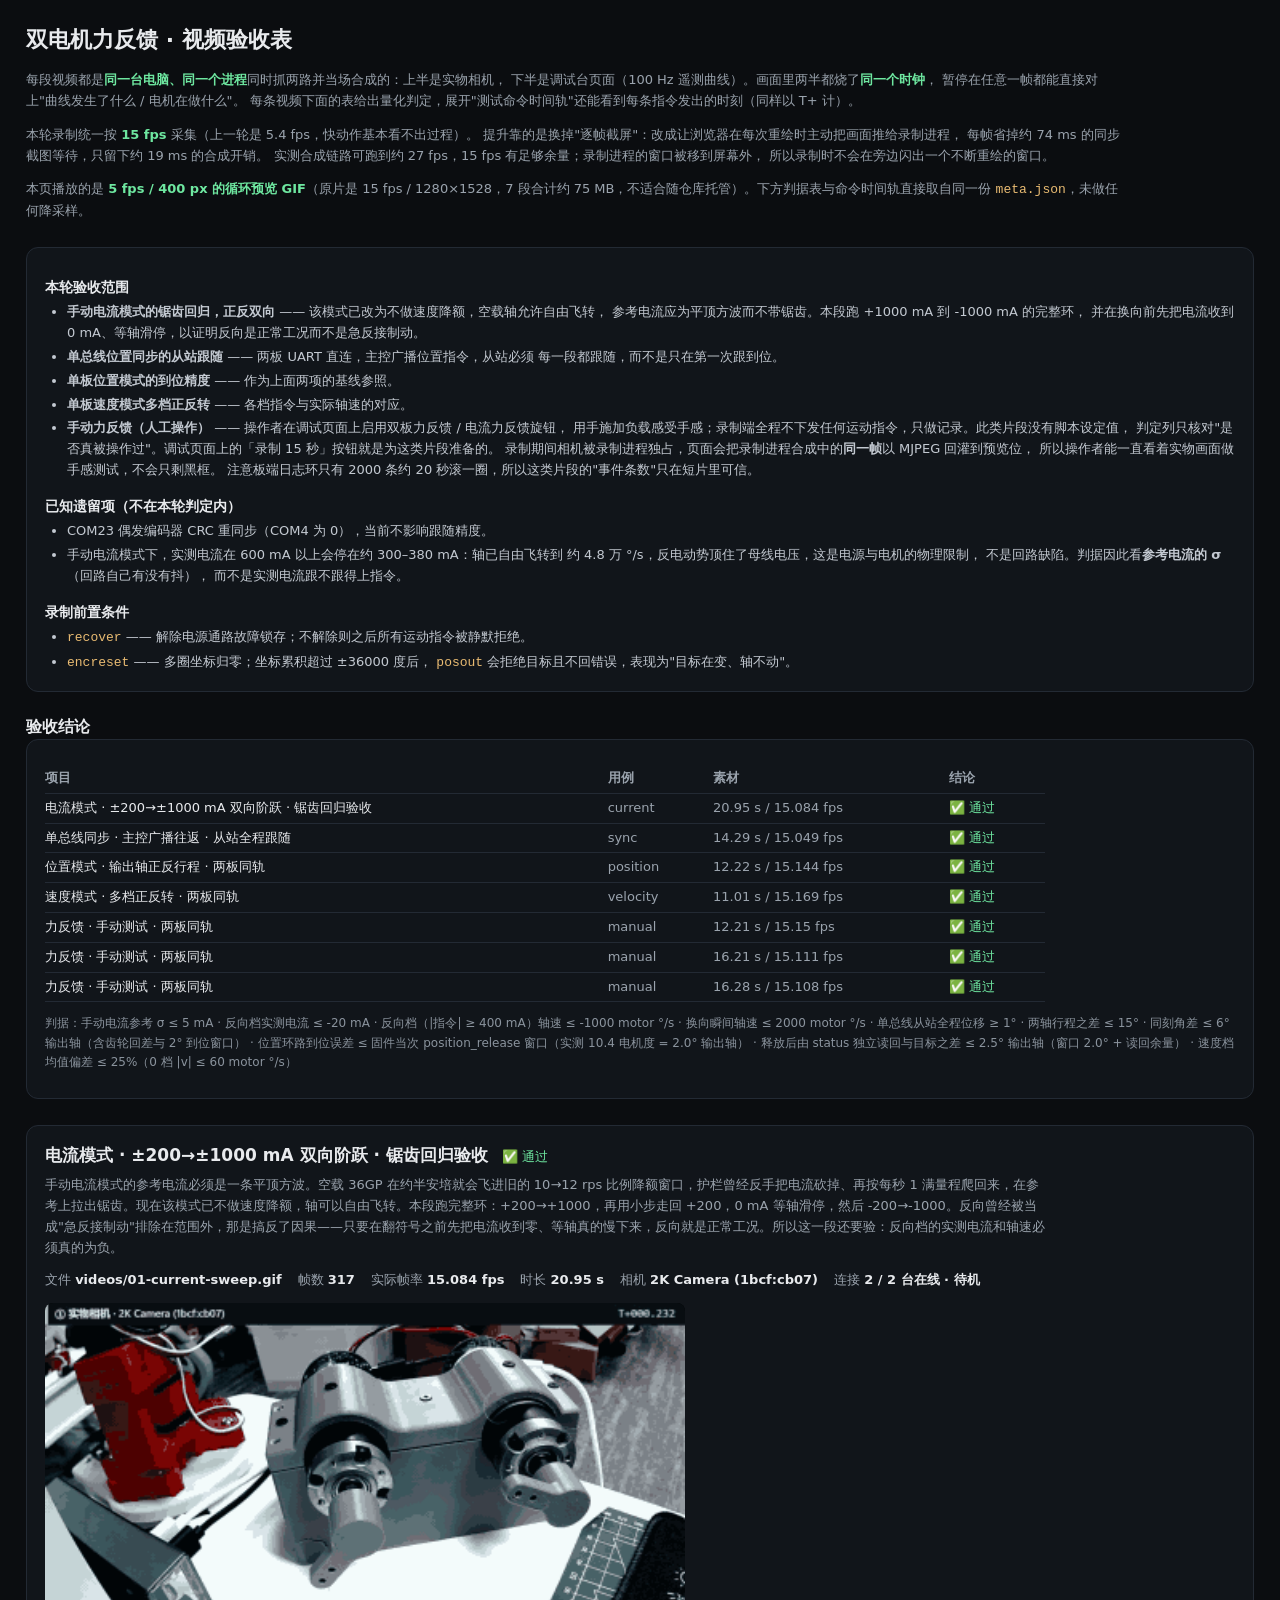
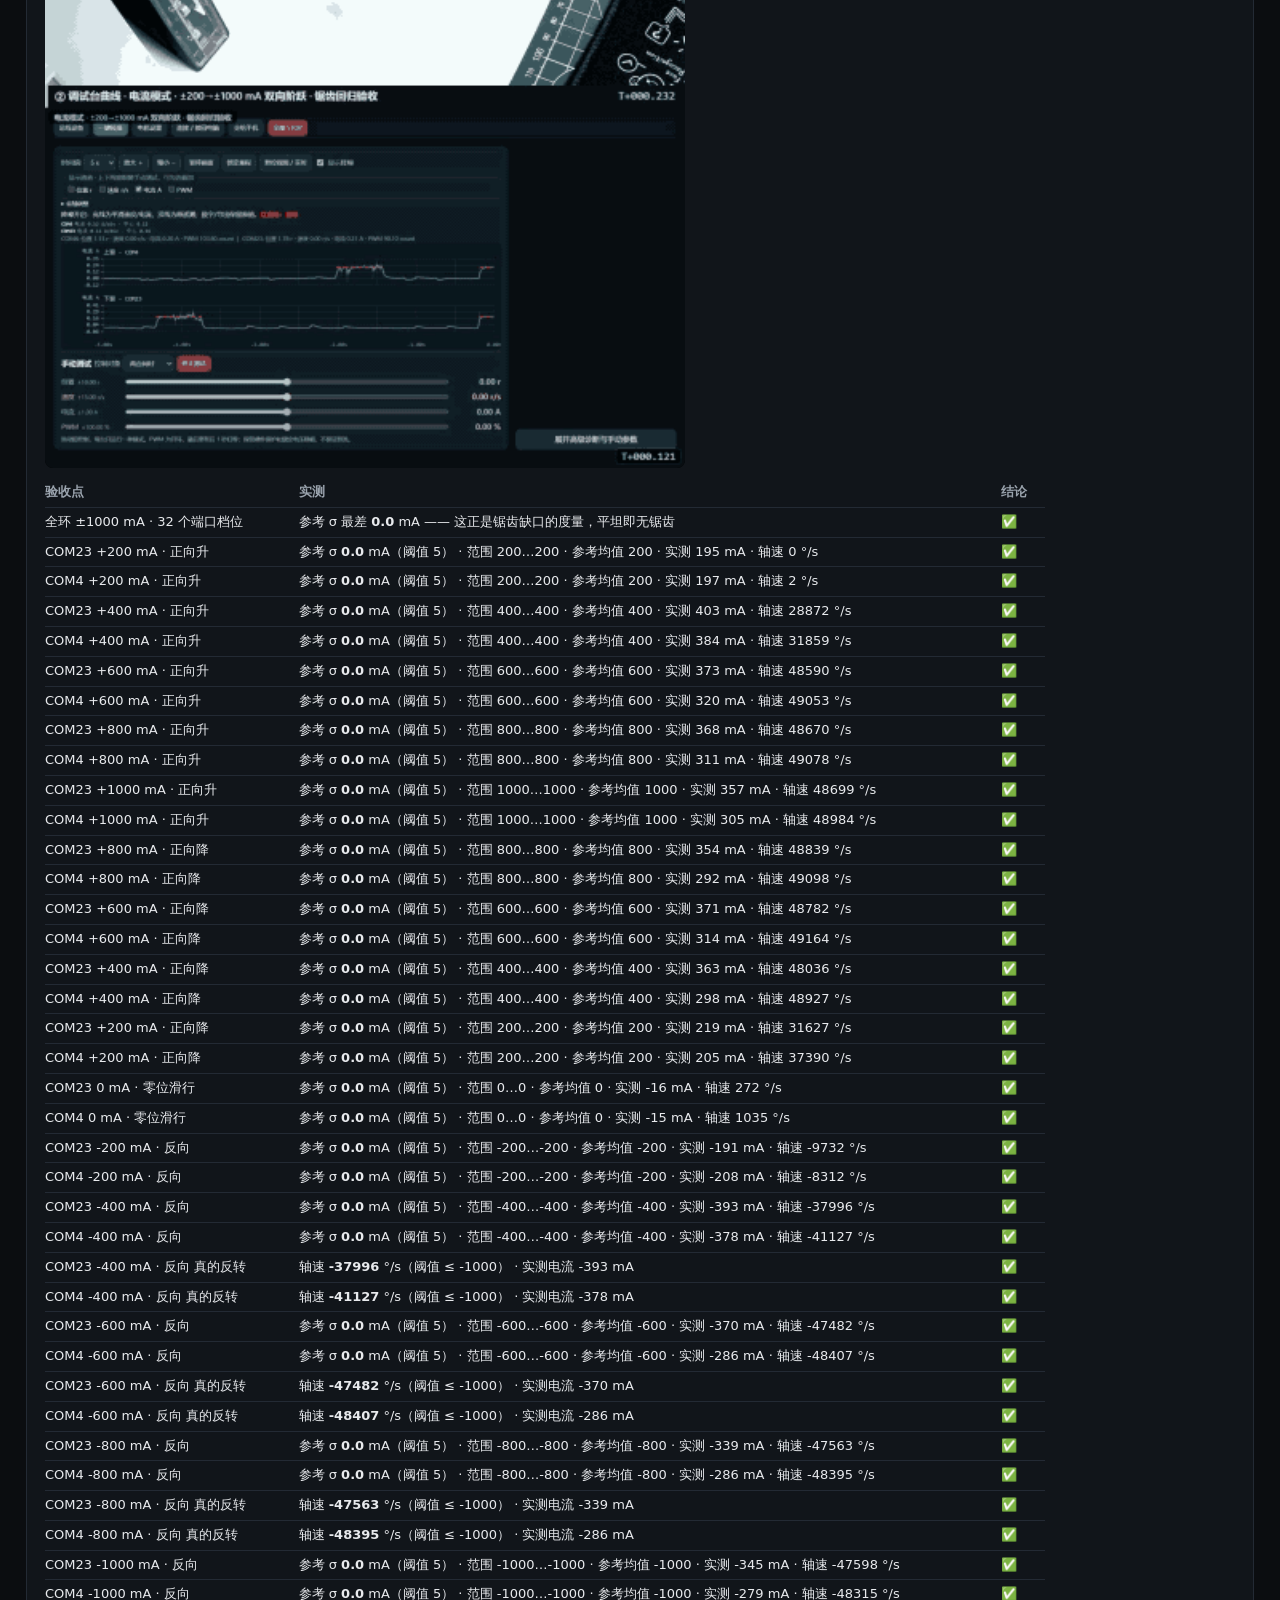
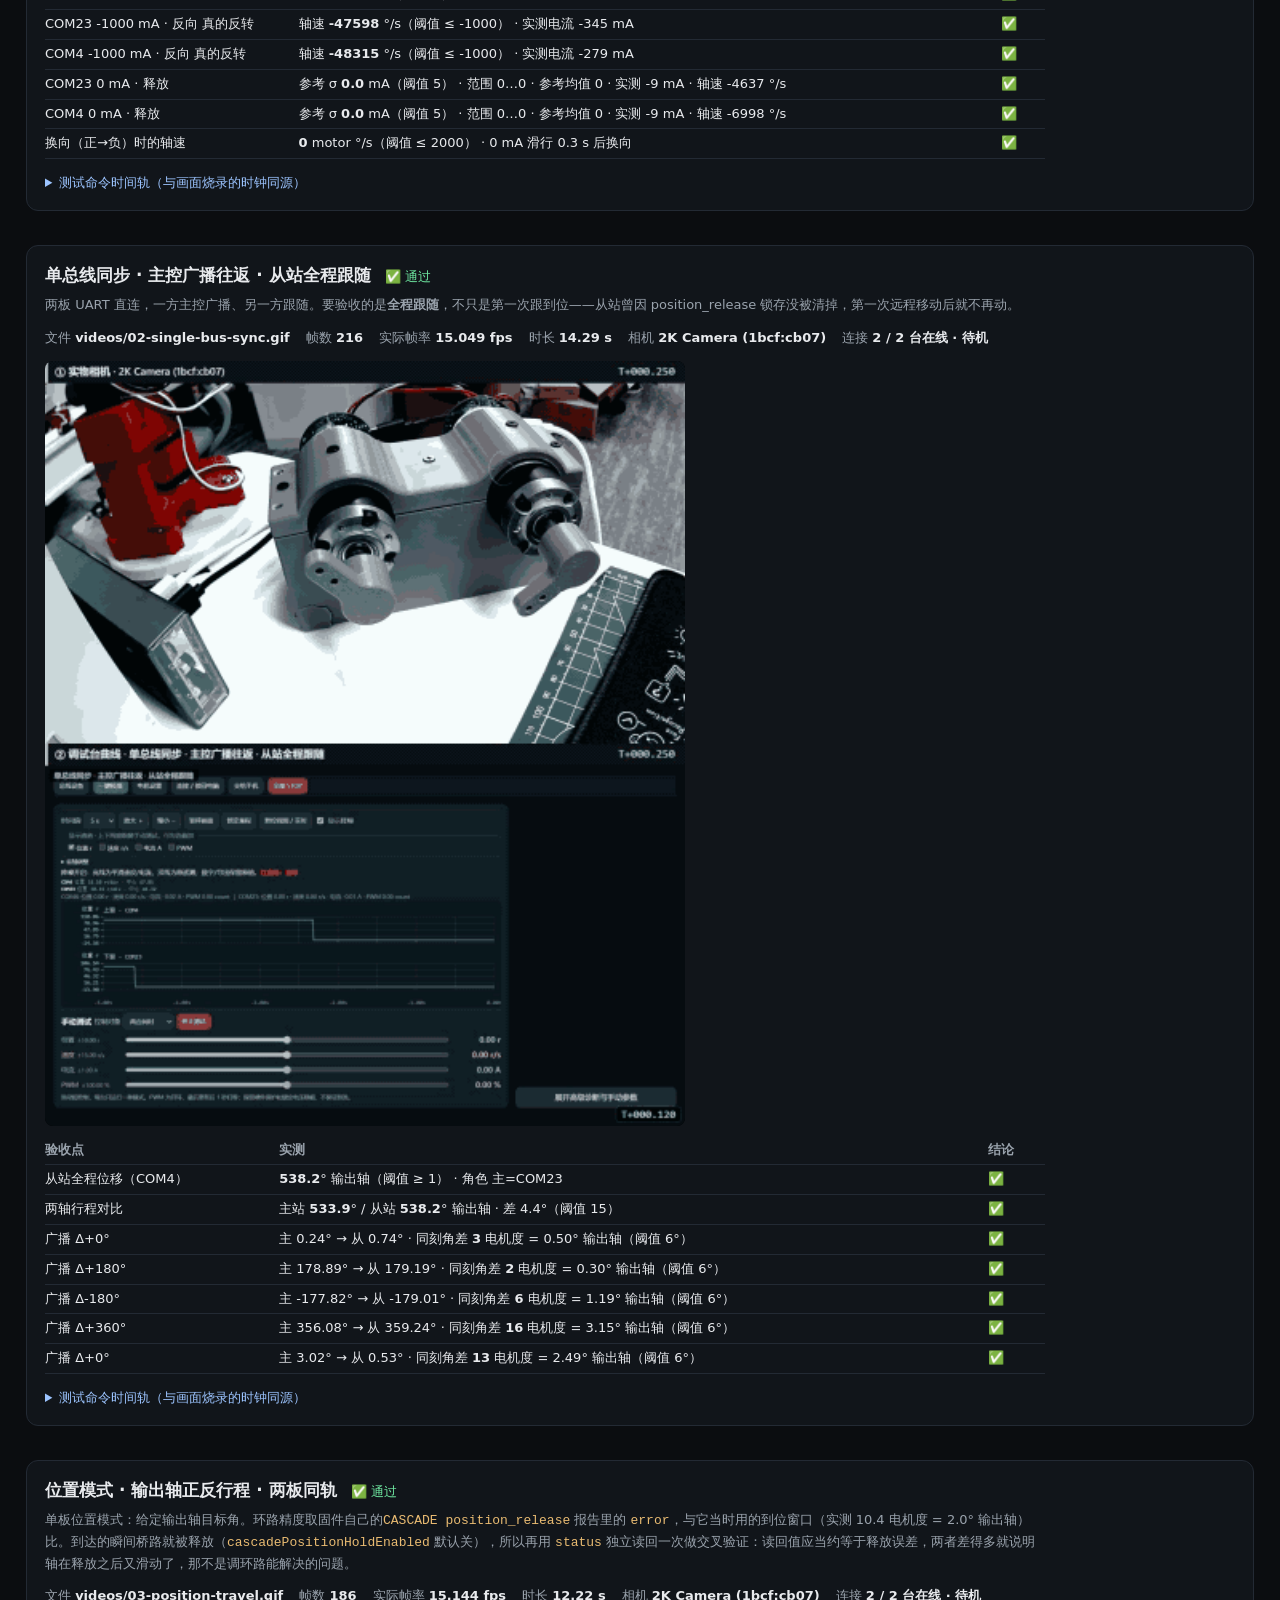
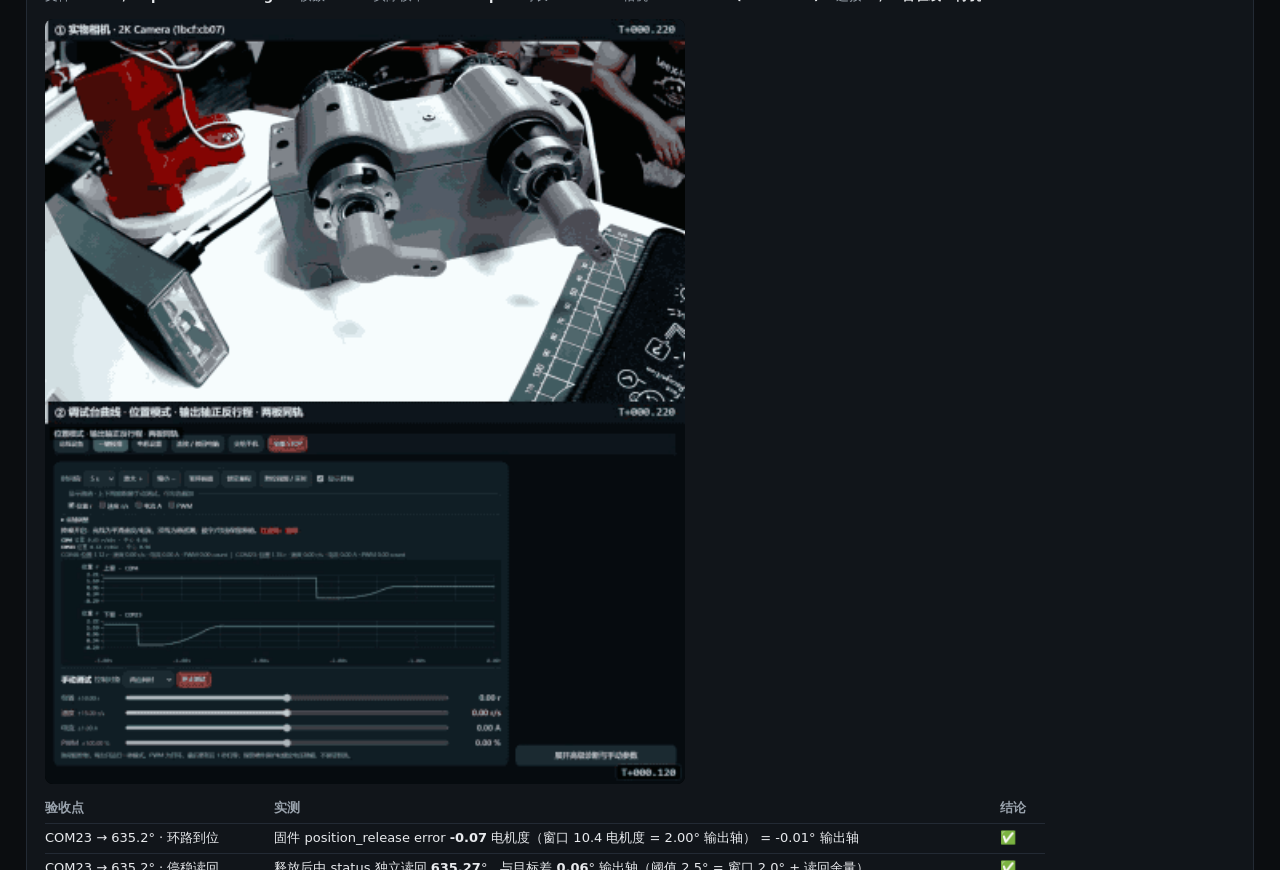
<file: docs/index.html>
<!doctype html>
<html lang="zh-CN">
<head>
<meta charset="utf-8">
<title>双电机力反馈 · 视频验收</title>
<meta http-equiv="refresh" content="0; url=video-acceptance.html">
<link rel="canonical" href="video-acceptance.html">
<style>
  body{margin:0;background:#0b0d10;color:#e8eaed;
       font:15px/1.6 "Segoe UI","Microsoft YaHei",system-ui,sans-serif;
       display:flex;min-height:100vh;align-items:center;justify-content:center}
  a{color:#9cc4ff}
</style>
</head>
<body>
<p>正在打开<a href="video-acceptance.html">视频验收页</a>…</p>
</body>
</html>
</file>
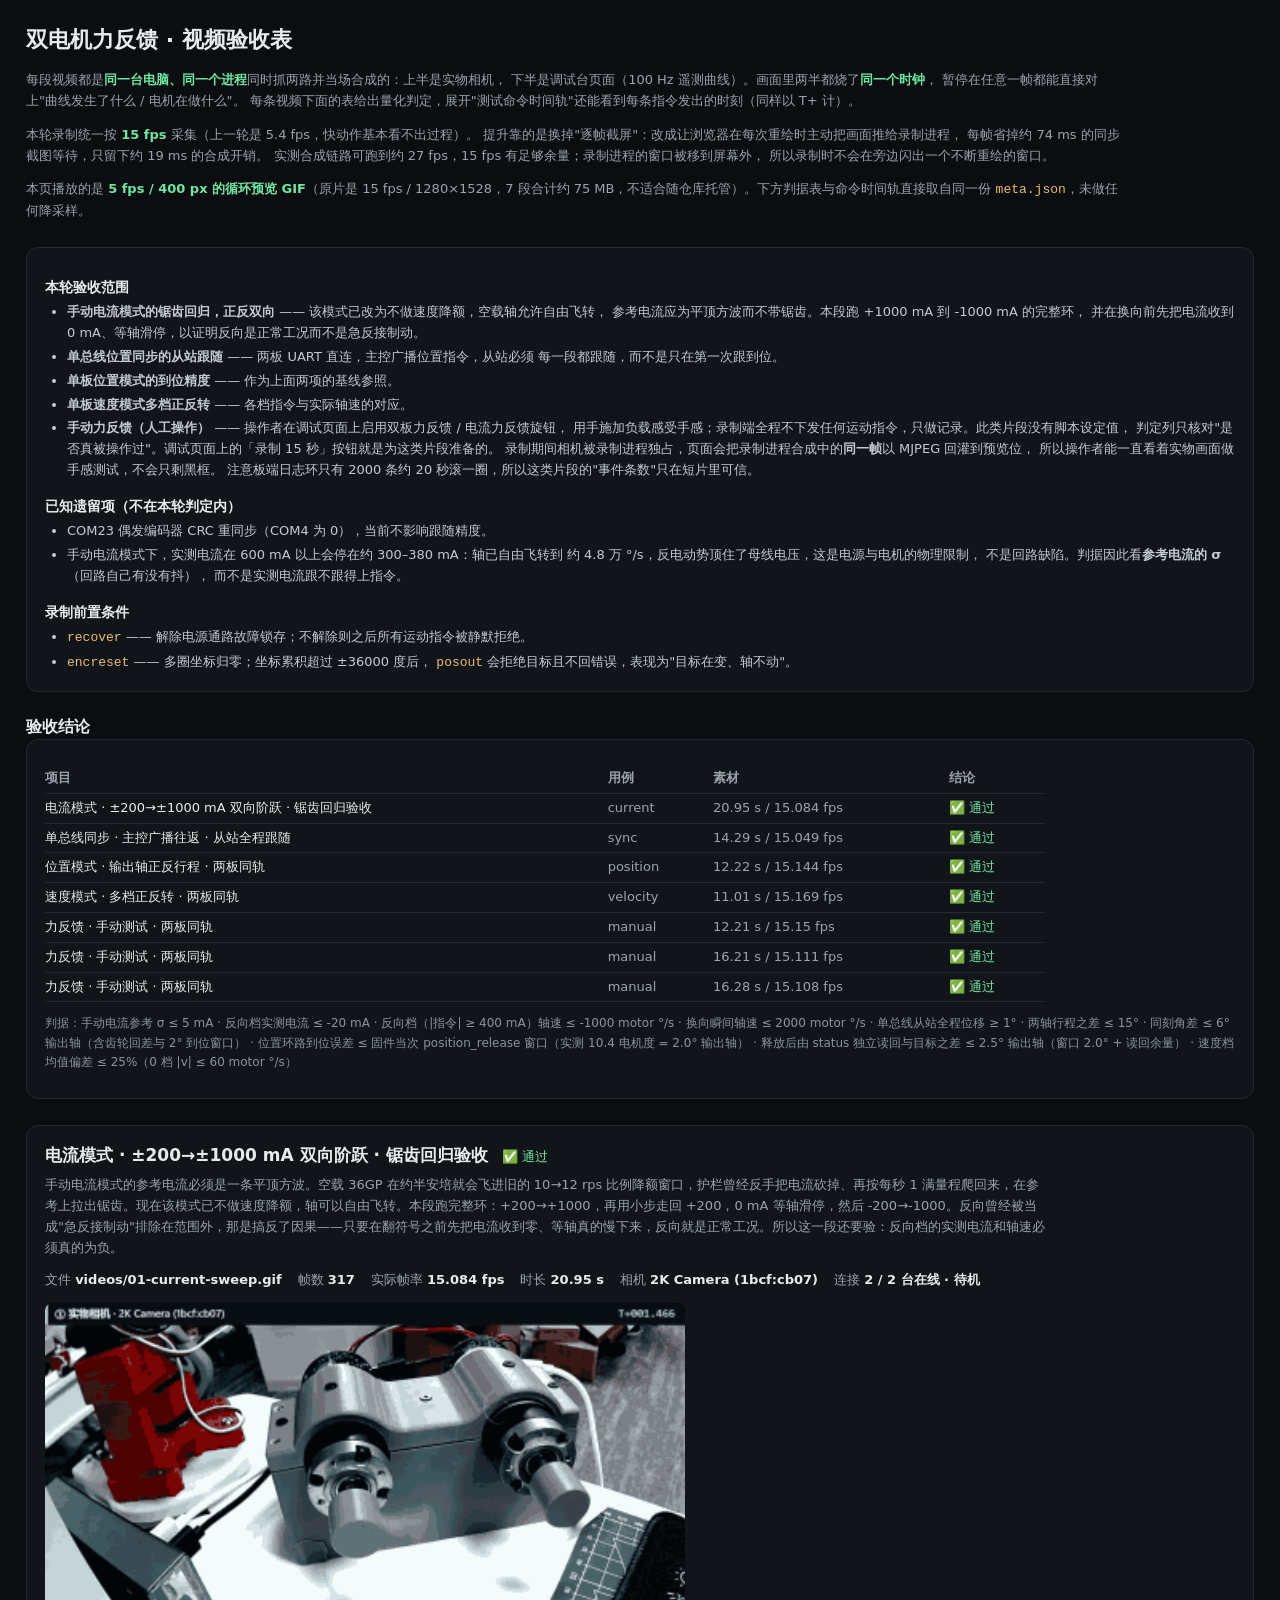
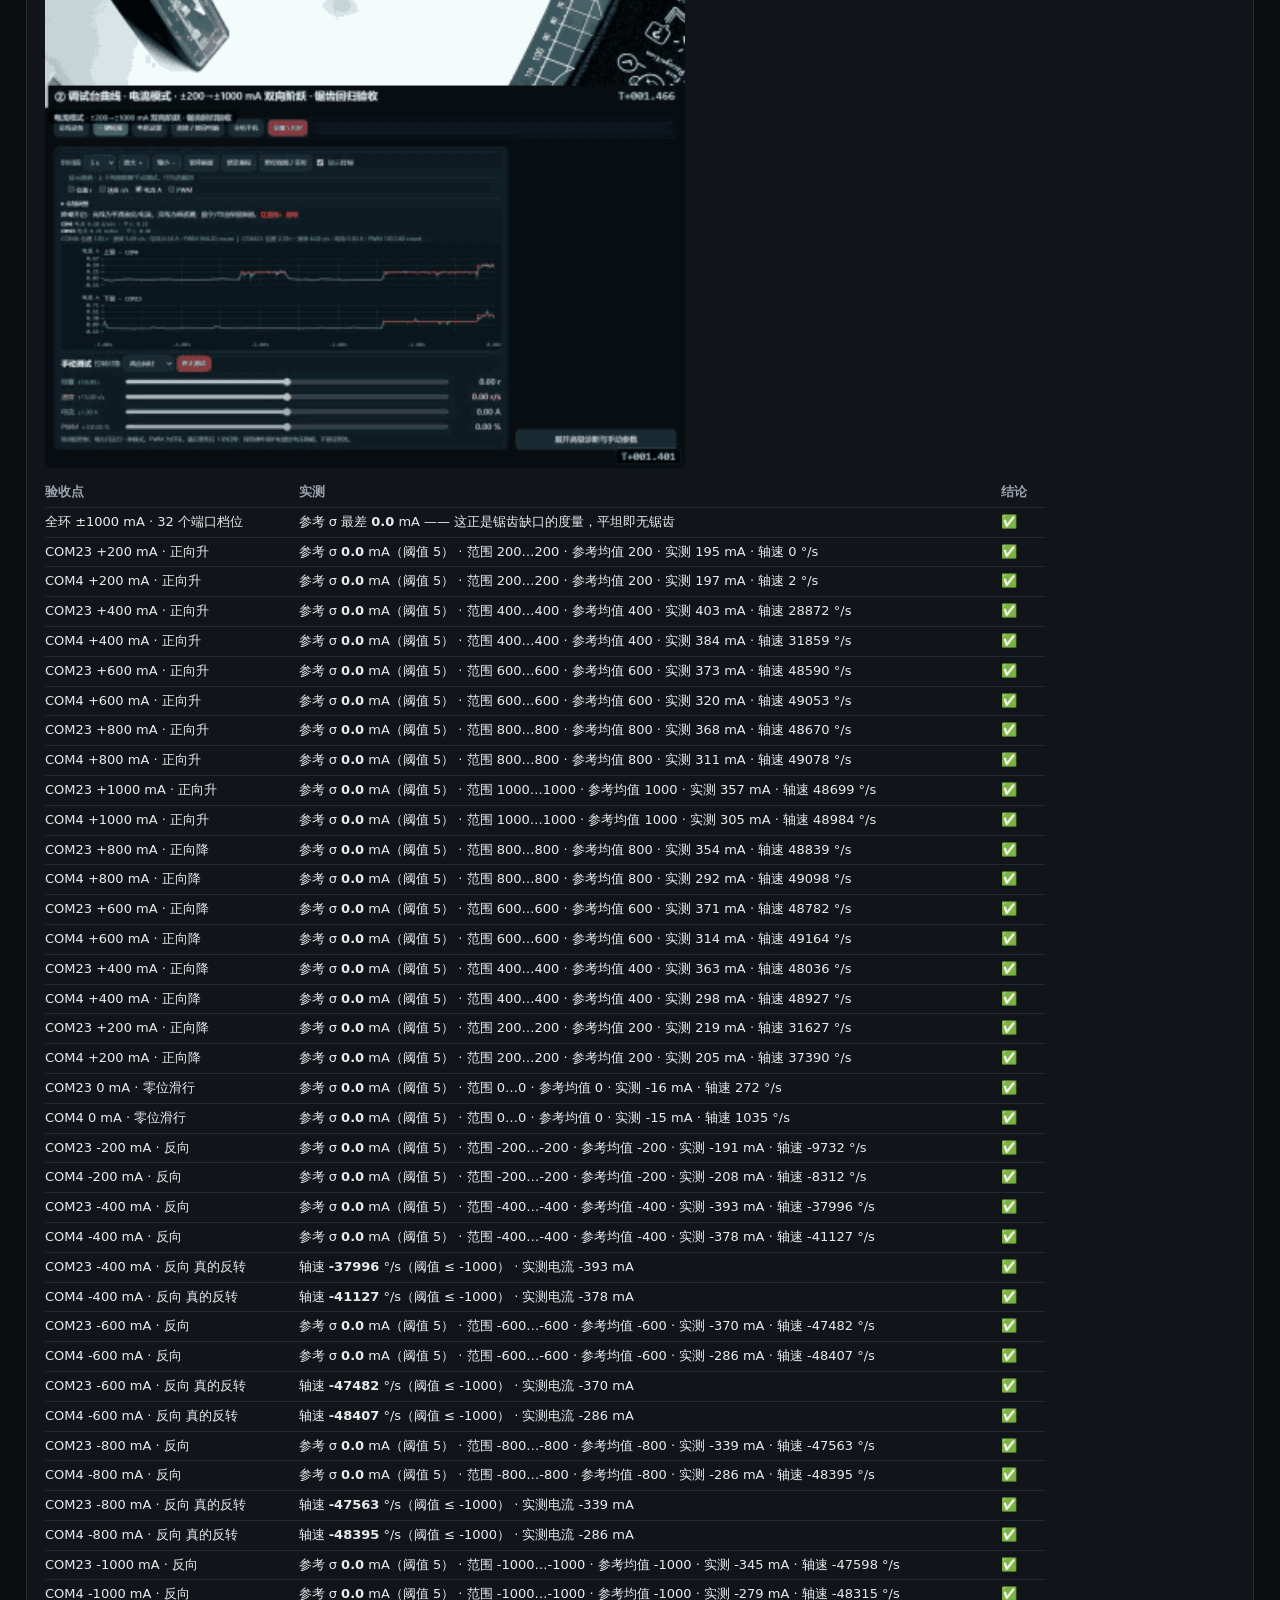
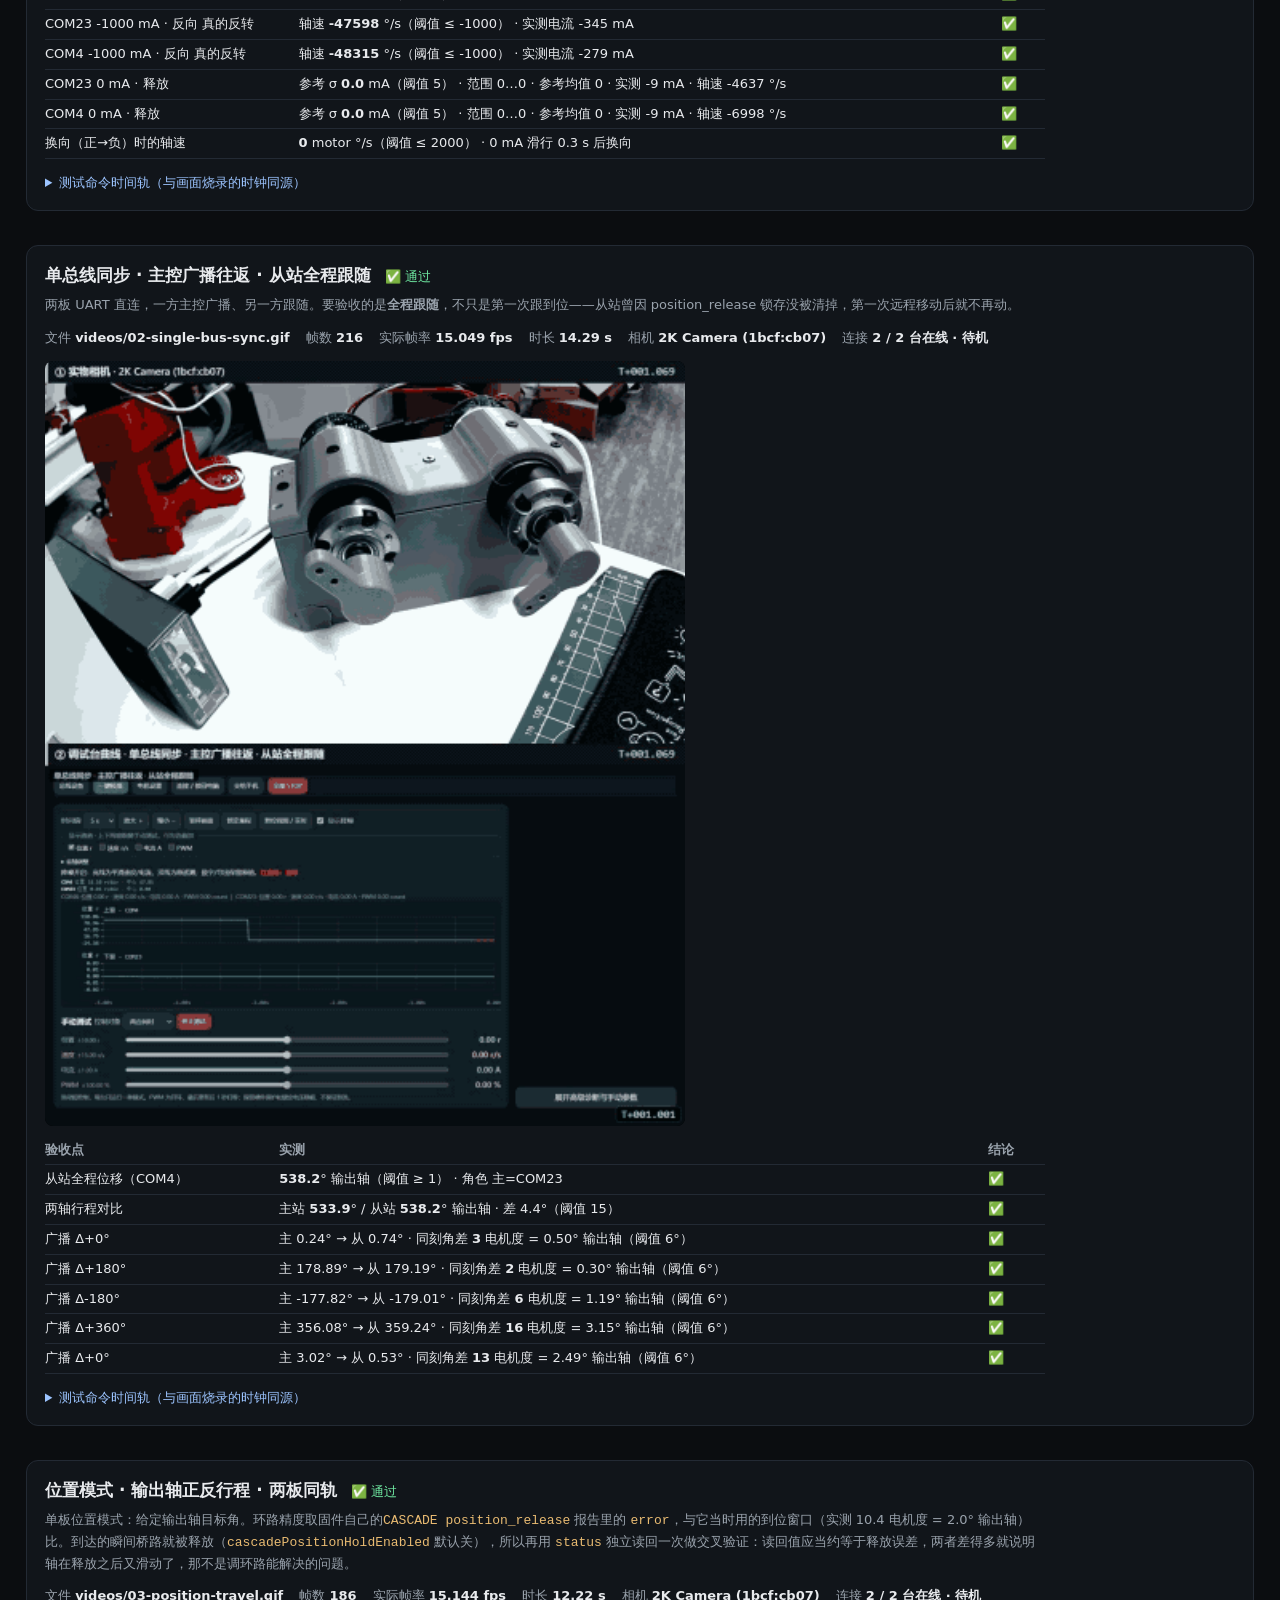
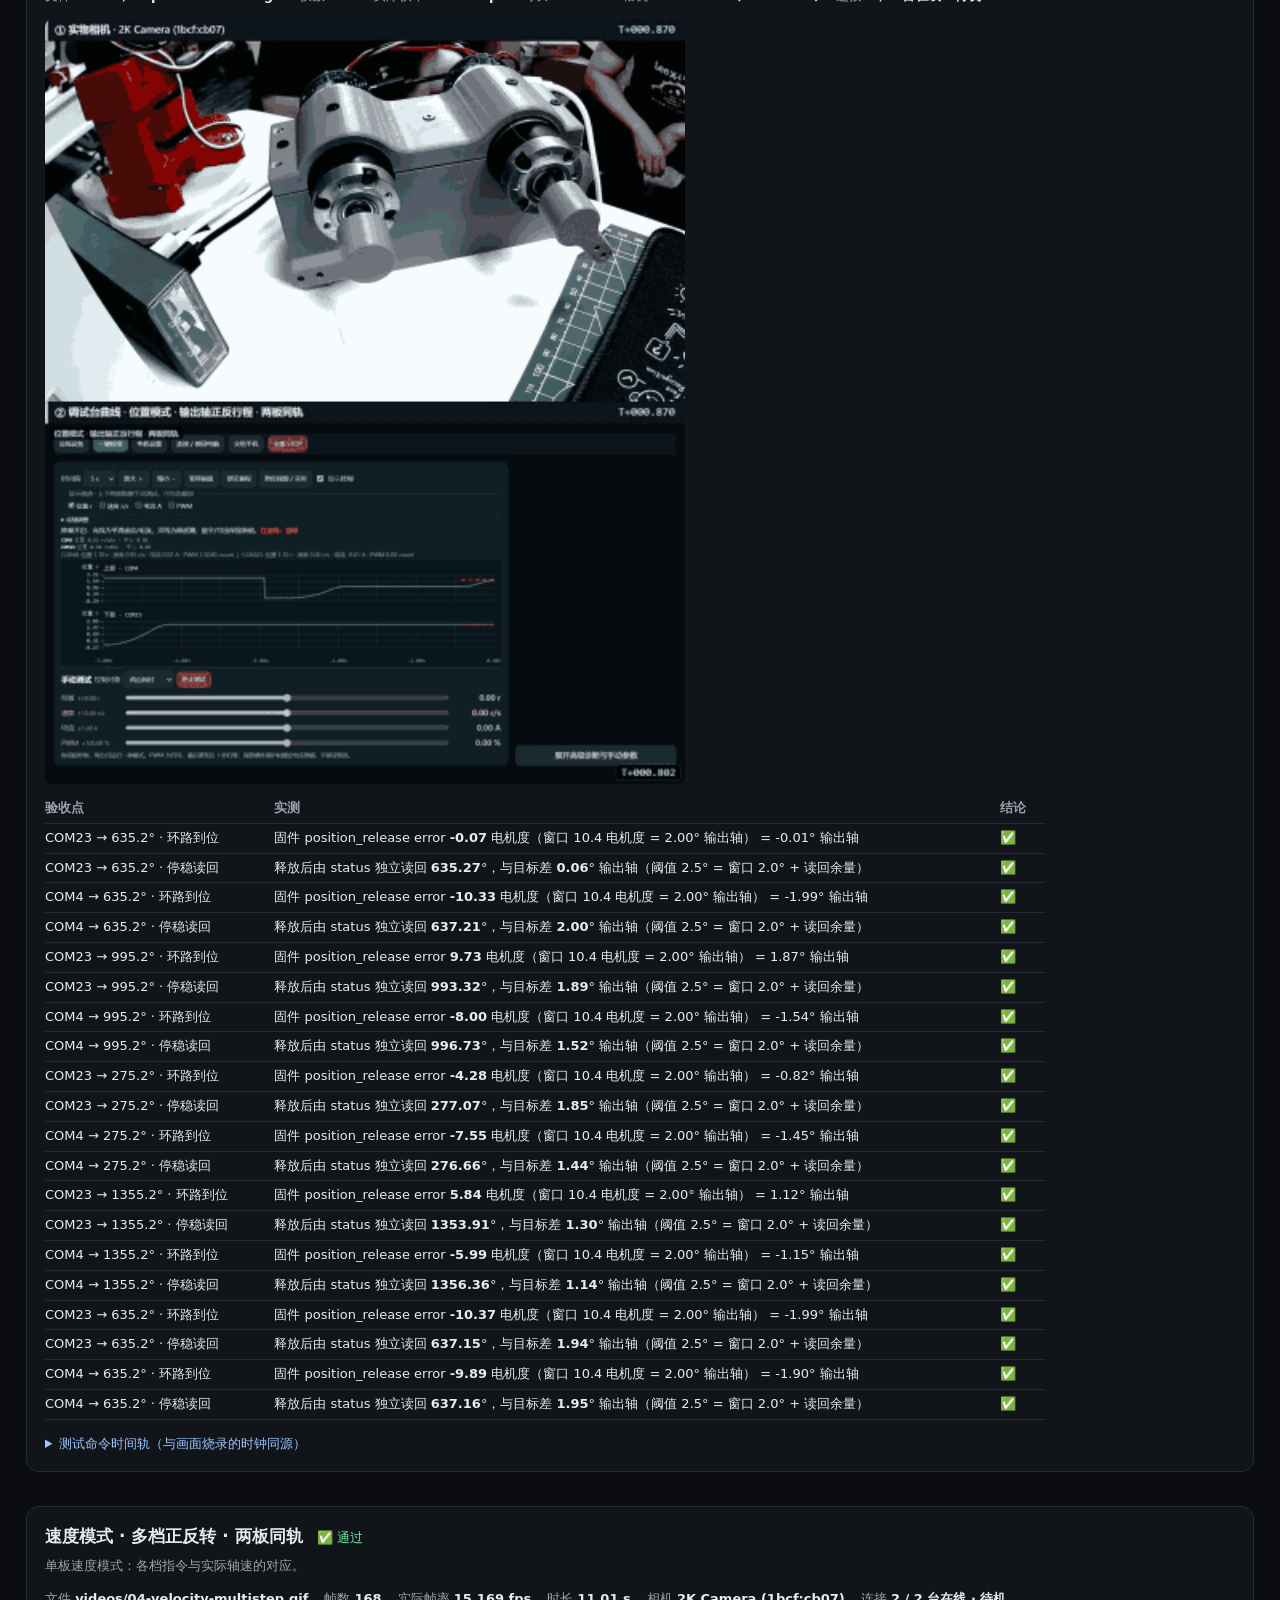
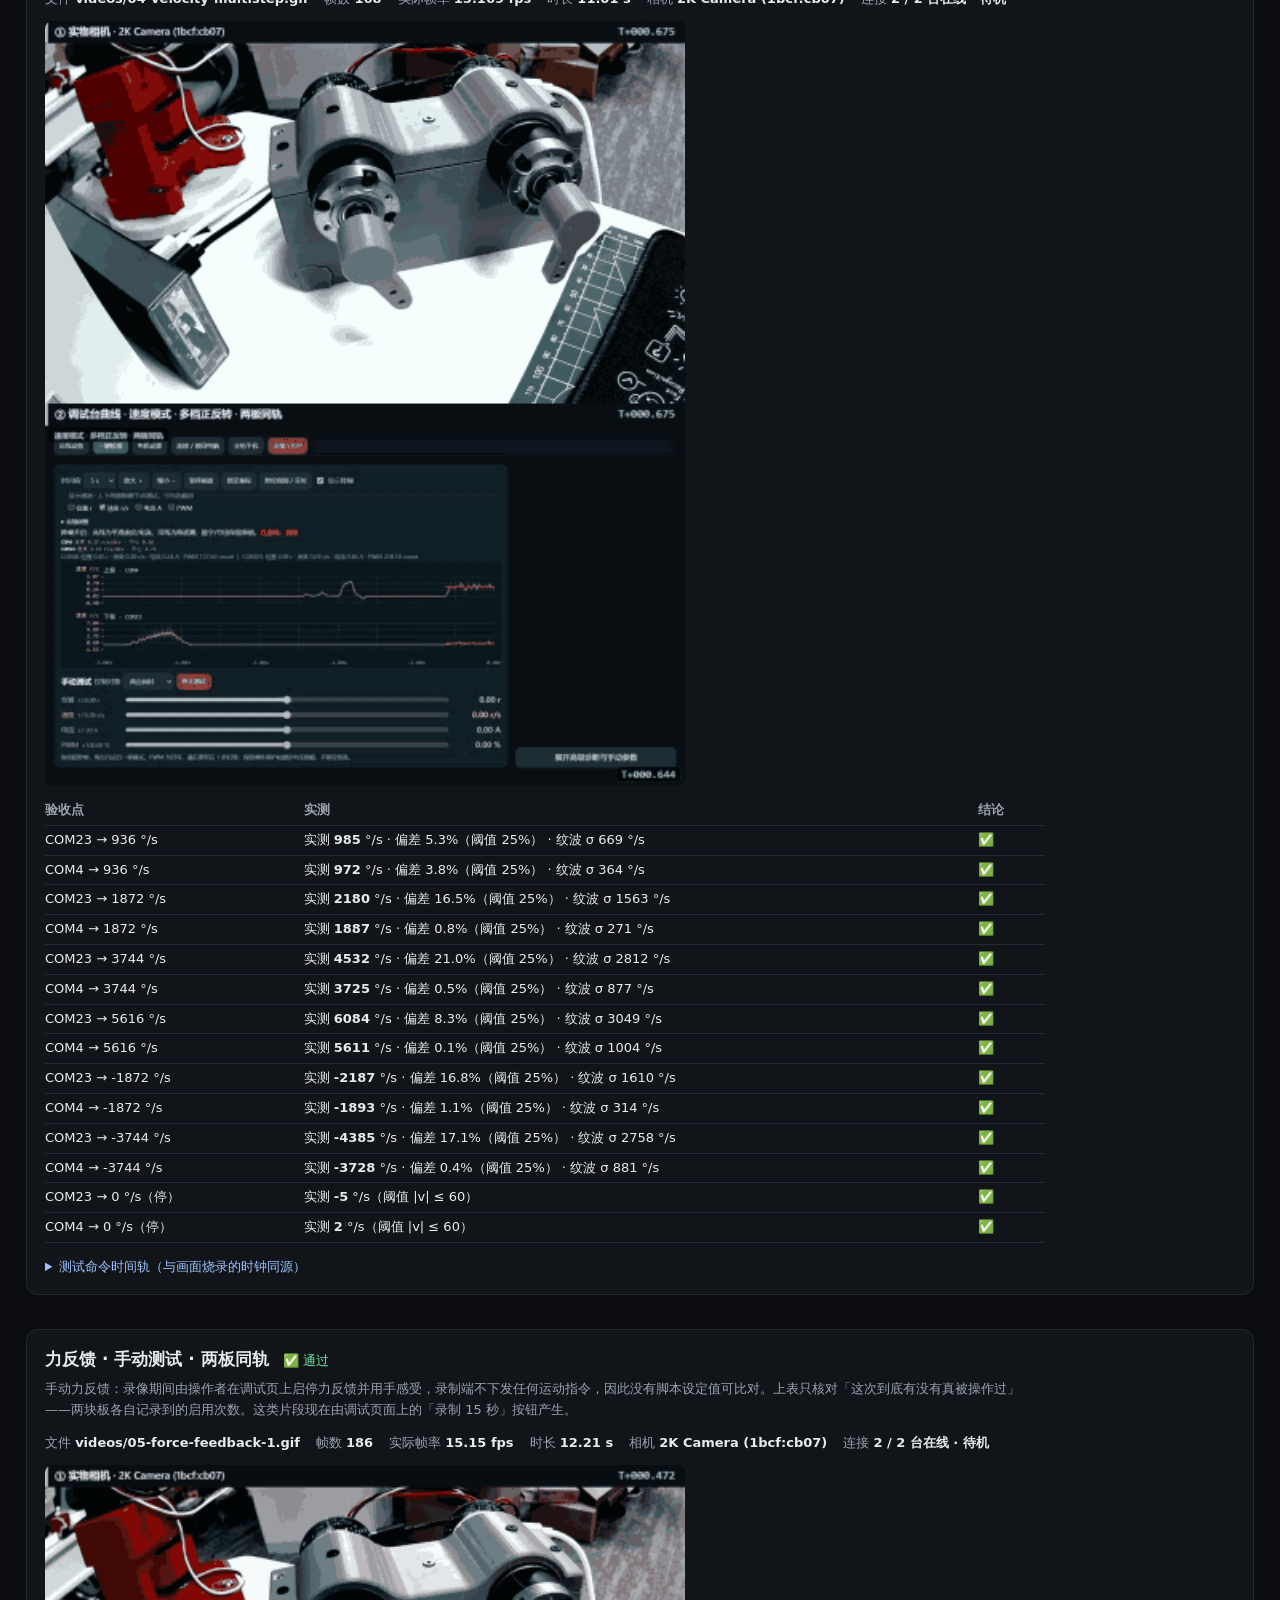
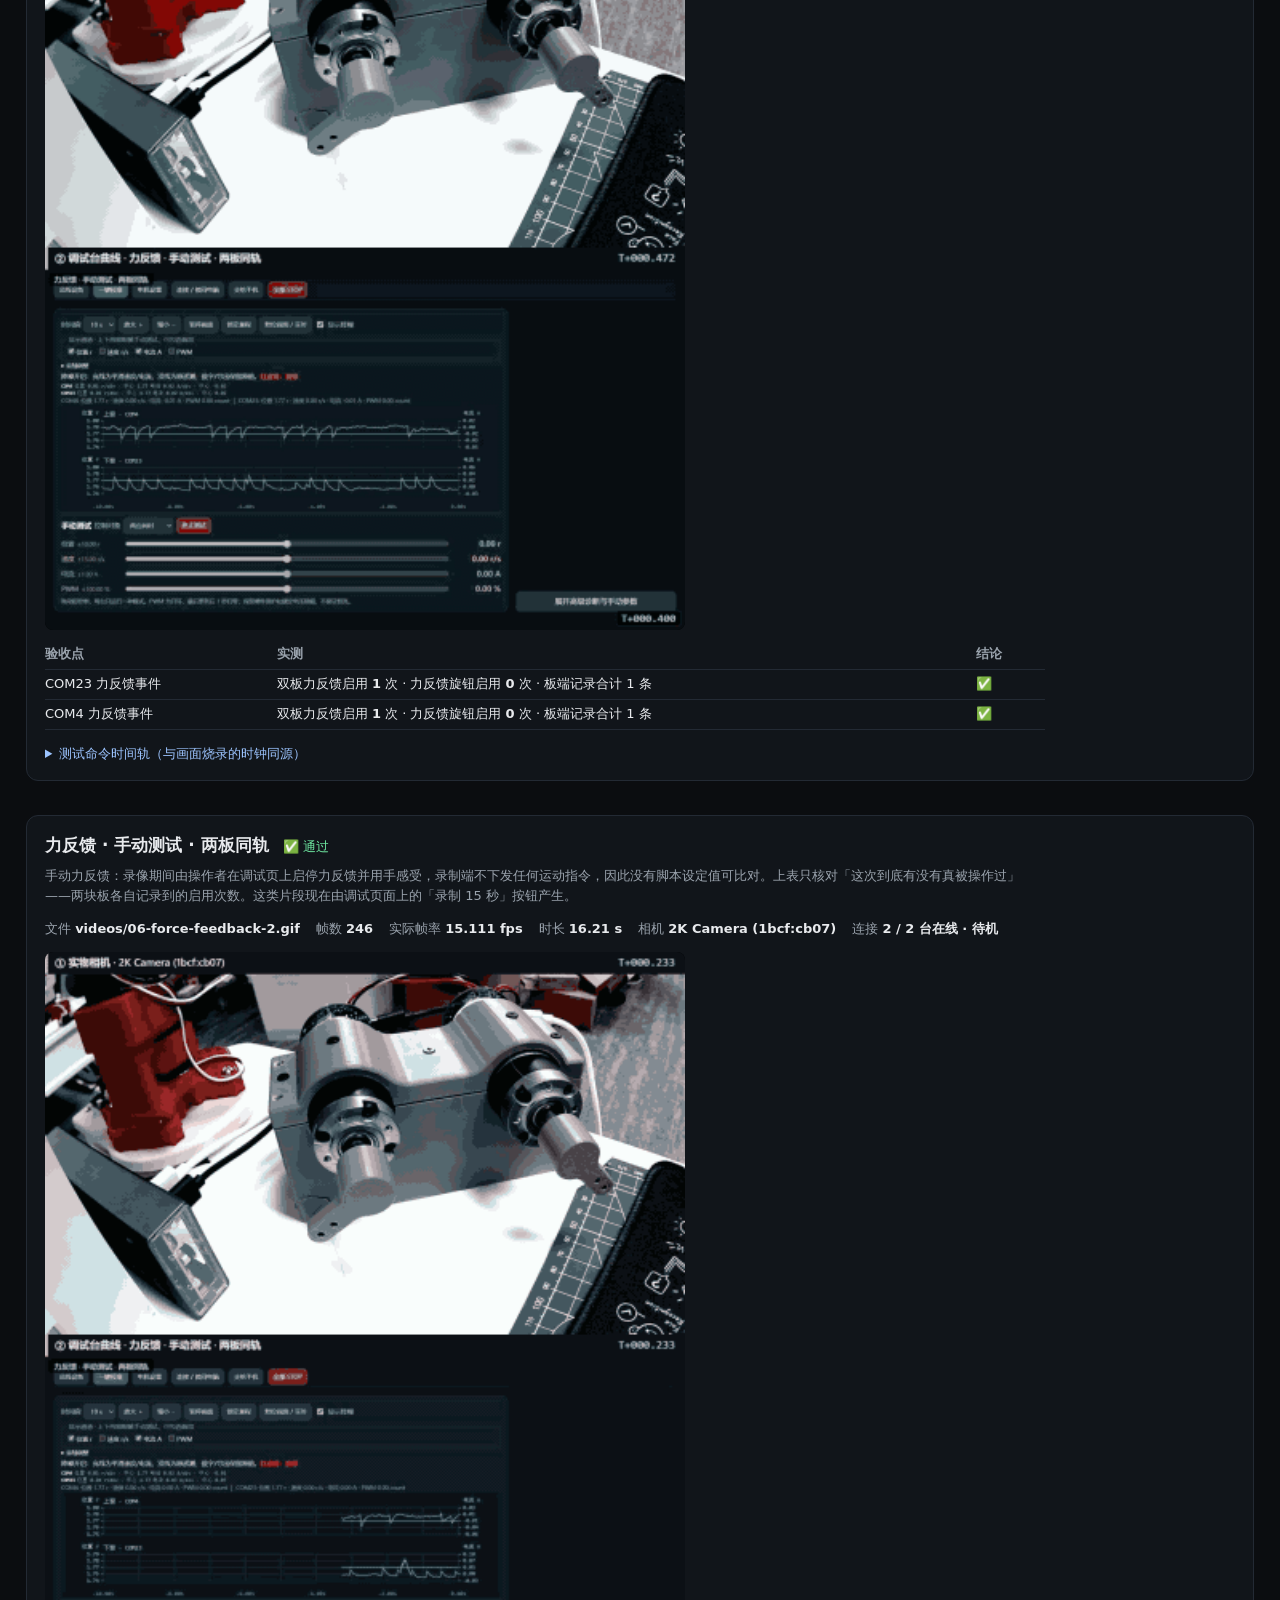
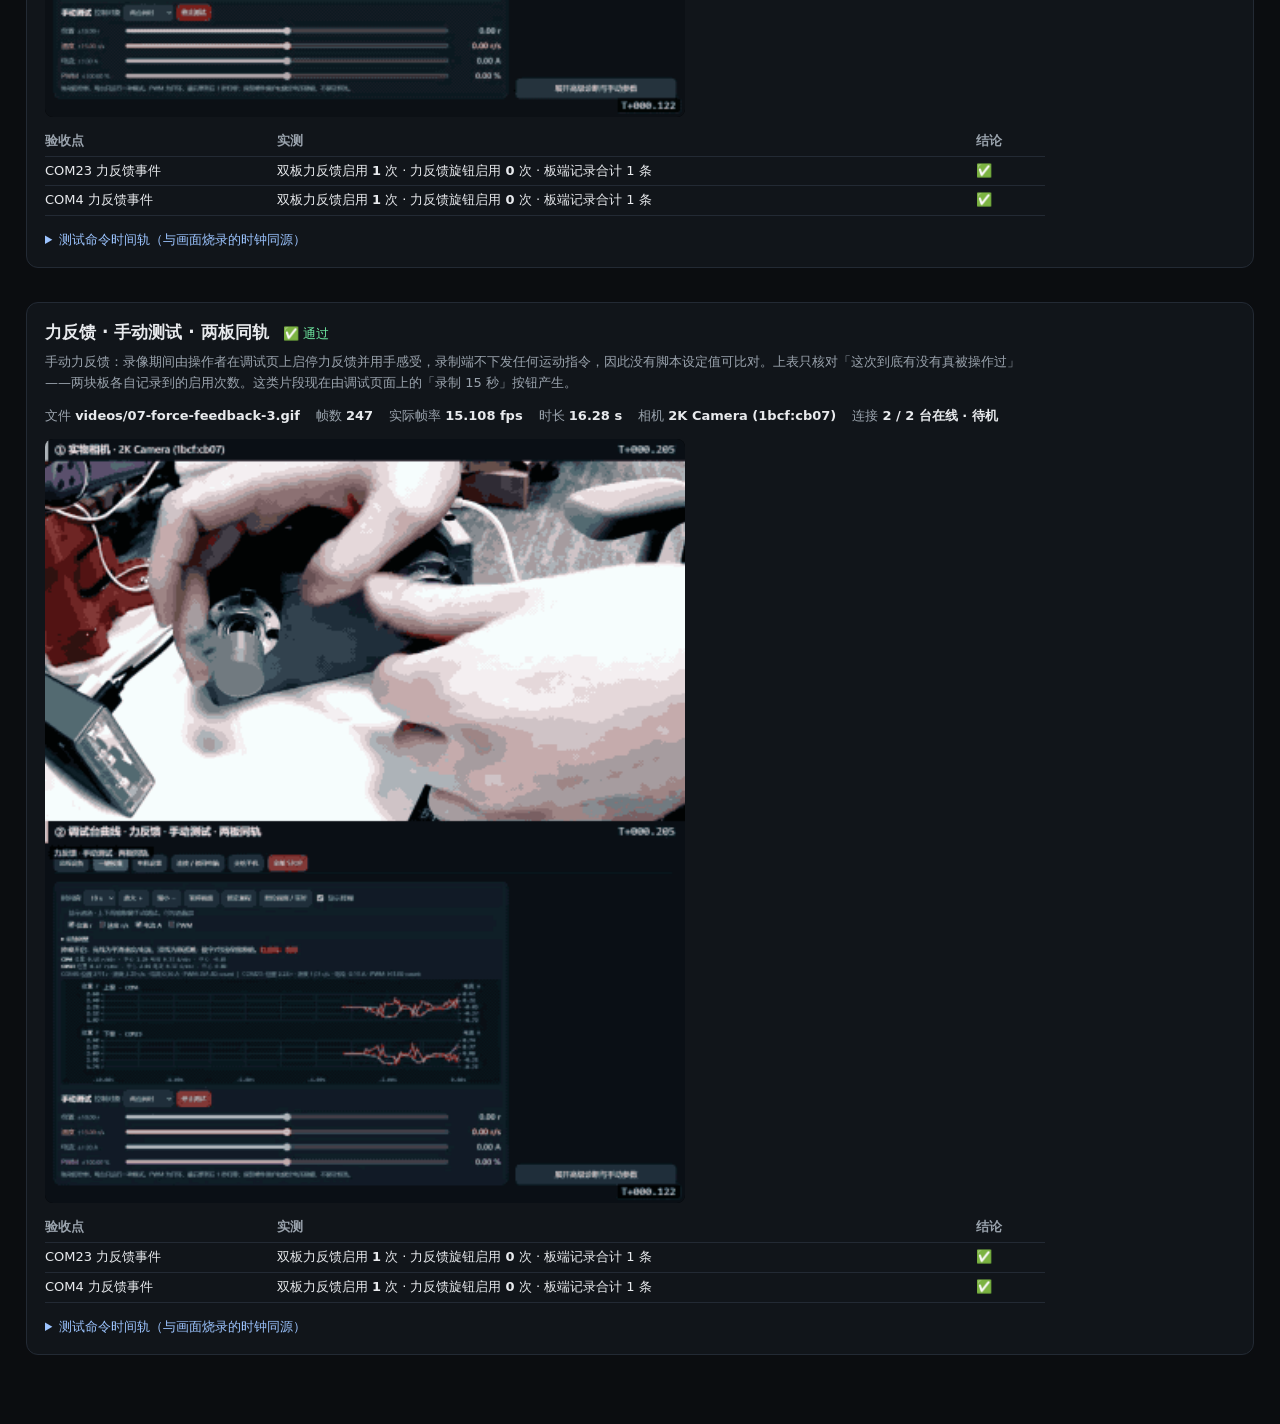
<file: docs/video-acceptance.html>
<!doctype html>
<html lang="zh-CN"><head><meta charset="utf-8">
<title>双电机力反馈 · 视频验收表</title>
<style>
  :root{color-scheme:dark}
  body{margin:0;background:#0b0d10;color:#e8eaed;
       font:15px/1.6 "Segoe UI","Microsoft YaHei",system-ui,sans-serif}
  header{padding:22px 26px 6px}
  h1{margin:0 0 6px;font-size:22px}
  .note{color:#9aa3ad;font-size:13px;max-width:1100px}
  .note b{color:#6ee7a0}
  main{padding:6px 26px 40px;max-width:1360px}
  table{border-collapse:collapse;margin-top:10px;font-size:13px;width:100%;max-width:1000px}
  th,td{border-bottom:1px solid #232a34;padding:4px 12px 4px 0;text-align:left;vertical-align:top}
  th{color:#9aa3ad;font-weight:600;white-space:nowrap}
  td.d{color:#6ee7a0;font-family:Consolas,monospace;white-space:nowrap}
  td.p{color:#9aa3ad;white-space:nowrap}
  td.v{white-space:nowrap}
  .clip{margin:26px 0 34px;border:1px solid #232a34;border-radius:12px;
        background:#11151a;padding:16px 18px}
  .clip h2{margin:0 0 6px;font-size:17px}
  .badge{font-size:13px;font-weight:400;margin-left:8px}
  .why{color:#9aa3ad;font-size:13px;margin:0 0 12px;max-width:1000px}
  .meta{display:flex;flex-wrap:wrap;gap:16px;color:#9aa3ad;font-size:13px;margin-bottom:12px}
  .meta b{color:#e8eaed;font-weight:600}
  video,.clip img{width:100%;max-width:640px;background:#000;border-radius:8px;display:block}
  .ok{color:#6ee7a0} .bad{color:#fca5a5} .na{color:#8a939d}
  .warn{color:#fca5a5;font-size:13px}
  details{margin-top:14px}
  summary{cursor:pointer;color:#9cc4ff;font-size:13px}
  code{color:#e9bb72}
  .overview{border:1px solid #232a34;border-radius:12px;background:#11151a;padding:14px 18px}
  h2.sec{font-size:16px;margin:22px 0 0}
  h3{font-size:14px;margin:14px 0 4px}
  ul{margin:4px 0 0;padding-left:22px;color:#c3c9d1;font-size:13px}
  li{margin:3px 0}
  .thr{color:#8a939d;font-size:12px}
</style></head>
<body>
<header>
  <h1>双电机力反馈 · 视频验收表</h1>
  <p class="note">
    每段视频都是<b>同一台电脑、同一个进程</b>同时抓两路并当场合成的：上半是实物相机，
    下半是调试台页面（100 Hz 遥测曲线）。画面里两半都烧了<b>同一个时钟</b>，
    暂停在任意一帧都能直接对上"曲线发生了什么 / 电机在做什么"。
    每条视频下面的表给出量化判定，展开"测试命令时间轨"还能看到每条指令发出的时刻（同样以 T+ 计）。
  </p>
  <p class="note">
    本轮录制统一按 <b>15 fps</b> 采集（上一轮是 5.4 fps，快动作基本看不出过程）。
    提升靠的是换掉"逐帧截屏"：改成让浏览器在每次重绘时主动把画面推给录制进程，
    每帧省掉约 74 ms 的同步截图等待，只留下约 19 ms 的合成开销。
    实测合成链路可跑到约 27 fps，15 fps 有足够余量；录制进程的窗口被移到屏幕外，
    所以录制时不会在旁边闪出一个不断重绘的窗口。
  </p>
  <p class="note">本页播放的是 <b>5 fps / 400 px 的循环预览 GIF</b>（原片是 15 fps / 1280×1528，7 段合计约 75 MB，不适合随仓库托管）。下方判据表与命令时间轨直接取自同一份 <code>meta.json</code>，未做任何降采样。</p>
</header>
<main>
<div class="overview">
  <h3>本轮验收范围</h3>
  <ul>
    <li><b>手动电流模式的锯齿回归，正反双向</b> —— 该模式已改为不做速度降额，空载轴允许自由飞转，
        参考电流应为平顶方波而不带锯齿。本段跑 +1000 mA 到 -1000 mA 的完整环，
        并在换向前先把电流收到 0 mA、等轴滑停，以证明反向是正常工况而不是急反接制动。</li>
    <li><b>单总线位置同步的从站跟随</b> —— 两板 UART 直连，主控广播位置指令，从站必须
        每一段都跟随，而不是只在第一次跟到位。</li>
    <li><b>单板位置模式的到位精度</b> —— 作为上面两项的基线参照。</li>
    <li><b>单板速度模式多档正反转</b> —— 各档指令与实际轴速的对应。</li>
    <li><b>手动力反馈（人工操作）</b> —— 操作者在调试页面上启用双板力反馈 / 电流力反馈旋钮，
        用手施加负载感受手感；录制端全程不下发任何运动指令，只做记录。此类片段没有脚本设定值，
        判定列只核对"是否真被操作过"。调试页面上的「录制 15 秒」按钮就是为这类片段准备的。
        录制期间相机被录制进程独占，页面会把录制进程合成中的<b>同一帧</b>以 MJPEG 回灌到预览位，
        所以操作者能一直看着实物画面做手感测试，不会只剩黑框。
        注意板端日志环只有 2000 条约 20 秒滚一圈，所以这类片段的"事件条数"只在短片里可信。</li>
  </ul>
  <h3>已知遗留项（不在本轮判定内）</h3>
  <ul>
    <li>COM23 偶发编码器 CRC 重同步（COM4 为 0），当前不影响跟随精度。</li>
    <li>手动电流模式下，实测电流在 600 mA 以上会停在约 300–380 mA：轴已自由飞转到
        约 4.8 万 °/s，反电动势顶住了母线电压，这是电源与电机的物理限制，
        不是回路缺陷。判据因此看<b>参考电流的 σ</b>（回路自己有没有抖），
        而不是实测电流跟不跟得上指令。</li>
  </ul>
  <h3>录制前置条件</h3>
  <ul>
    <li><code>recover</code> —— 解除电源通路故障锁存；不解除则之后所有运动指令被静默拒绝。</li>
    <li><code>encreset</code> —— 多圈坐标归零；坐标累积超过 ±36000 度后，
        <code>posout</code> 会拒绝目标且不回错误，表现为"目标在变、轴不动"。</li>
  </ul>
</div>
<h2 class="sec">验收结论</h2>
<div class="overview">
  <table><thead><tr><th>项目</th><th>用例</th><th>素材</th><th>结论</th></tr></thead>
  <tbody><tr><td>电流模式 · ±200→±1000 mA 双向阶跃 · 锯齿回归验收</td><td class=p>current</td><td class=p>20.95 s / 15.084 fps</td><td class=v><span class="ok">✅ 通过</span></td></tr>
<tr><td>单总线同步 · 主控广播往返 · 从站全程跟随</td><td class=p>sync</td><td class=p>14.29 s / 15.049 fps</td><td class=v><span class="ok">✅ 通过</span></td></tr>
<tr><td>位置模式 · 输出轴正反行程 · 两板同轨</td><td class=p>position</td><td class=p>12.22 s / 15.144 fps</td><td class=v><span class="ok">✅ 通过</span></td></tr>
<tr><td>速度模式 · 多档正反转 · 两板同轨</td><td class=p>velocity</td><td class=p>11.01 s / 15.169 fps</td><td class=v><span class="ok">✅ 通过</span></td></tr>
<tr><td>力反馈 · 手动测试 · 两板同轨</td><td class=p>manual</td><td class=p>12.21 s / 15.15 fps</td><td class=v><span class="ok">✅ 通过</span></td></tr>
<tr><td>力反馈 · 手动测试 · 两板同轨</td><td class=p>manual</td><td class=p>16.21 s / 15.111 fps</td><td class=v><span class="ok">✅ 通过</span></td></tr>
<tr><td>力反馈 · 手动测试 · 两板同轨</td><td class=p>manual</td><td class=p>16.28 s / 15.108 fps</td><td class=v><span class="ok">✅ 通过</span></td></tr></tbody></table>
  <p class="thr">判据：手动电流参考 σ ≤ 5 mA ·
     反向档实测电流 ≤ -20 mA ·
     反向档（|指令| ≥ 400 mA）轴速 ≤ -1000 motor °/s ·
     换向瞬间轴速 ≤ 2000 motor °/s ·
     单总线从站全程位移 ≥ 1° ·
     两轴行程之差 ≤ 15° ·
     同刻角差 ≤ 6° 输出轴（含齿轮回差与 2° 到位窗口） ·
     位置环路到位误差 ≤ 固件当次 position_release 窗口（实测 10.4 电机度 = 2.0° 输出轴） ·
     释放后由 status 独立读回与目标之差 ≤ 2.5° 输出轴（窗口 2.0° + 读回余量） ·
     速度档均值偏差 ≤ 25%（0 档 |v| ≤ 60 motor °/s）</p>
</div>

<section class="clip">
  <h2>电流模式 · ±200→±1000 mA 双向阶跃 · 锯齿回归验收 <span class="badge"><span class="ok">✅ 通过</span></span></h2>
  <p class="why">手动电流模式的参考电流必须是一条平顶方波。空载 36GP 在约半安培就会飞进旧的 10→12 rps 比例降额窗口，护栏曾经反手把电流砍掉、再按每秒 1 满量程爬回来，在参考上拉出锯齿。现在该模式已不做速度降额，轴可以自由飞转。本段跑完整环：+200→+1000，再用小步走回 +200，0 mA 等轴滑停，然后 -200→-1000。反向曾经被当成"急反接制动"排除在范围外，那是搞反了因果——只要在翻符号之前先把电流收到零、等轴真的慢下来，反向就是正常工况。所以这一段还要验：反向档的实测电流和轴速必须真的为负。</p>
  <div class="meta">
    <span>文件 <b>videos/01-current-sweep.gif</b></span>
    <span>帧数 <b>317</b></span>
    <span>实际帧率 <b>15.084 fps</b></span>
    <span>时长 <b>20.95 s</b></span>
    <span>相机 <b>2K Camera (1bcf:cb07)</b></span>
    <span>连接 <b>2 / 2 台在线 · 待机</b></span>
  </div>
  
  <img src="videos/01-current-sweep.gif" alt="电流模式 · ±200→±1000 mA 双向阶跃 · 锯齿回归验收" loading="lazy">
  <table class="verdict"><thead><tr><th>验收点</th><th>实测</th><th>结论</th></tr></thead>
  <tbody><tr><td>全环 ±1000 mA · 32 个端口档位</td><td>参考 σ 最差 <b>0.0</b> mA —— 这正是锯齿缺口的度量，平坦即无锯齿</td><td class=v>✅</td></tr>
<tr><td>COM23 +200 mA · 正向升</td><td>参考 σ <b>0.0</b> mA（阈值 5） · 范围 200…200 · 参考均值 200 · 实测 195 mA · 轴速 0 °/s</td><td class=v>✅</td></tr>
<tr><td>COM4 +200 mA · 正向升</td><td>参考 σ <b>0.0</b> mA（阈值 5） · 范围 200…200 · 参考均值 200 · 实测 197 mA · 轴速 2 °/s</td><td class=v>✅</td></tr>
<tr><td>COM23 +400 mA · 正向升</td><td>参考 σ <b>0.0</b> mA（阈值 5） · 范围 400…400 · 参考均值 400 · 实测 403 mA · 轴速 28872 °/s</td><td class=v>✅</td></tr>
<tr><td>COM4 +400 mA · 正向升</td><td>参考 σ <b>0.0</b> mA（阈值 5） · 范围 400…400 · 参考均值 400 · 实测 384 mA · 轴速 31859 °/s</td><td class=v>✅</td></tr>
<tr><td>COM23 +600 mA · 正向升</td><td>参考 σ <b>0.0</b> mA（阈值 5） · 范围 600…600 · 参考均值 600 · 实测 373 mA · 轴速 48590 °/s</td><td class=v>✅</td></tr>
<tr><td>COM4 +600 mA · 正向升</td><td>参考 σ <b>0.0</b> mA（阈值 5） · 范围 600…600 · 参考均值 600 · 实测 320 mA · 轴速 49053 °/s</td><td class=v>✅</td></tr>
<tr><td>COM23 +800 mA · 正向升</td><td>参考 σ <b>0.0</b> mA（阈值 5） · 范围 800…800 · 参考均值 800 · 实测 368 mA · 轴速 48670 °/s</td><td class=v>✅</td></tr>
<tr><td>COM4 +800 mA · 正向升</td><td>参考 σ <b>0.0</b> mA（阈值 5） · 范围 800…800 · 参考均值 800 · 实测 311 mA · 轴速 49078 °/s</td><td class=v>✅</td></tr>
<tr><td>COM23 +1000 mA · 正向升</td><td>参考 σ <b>0.0</b> mA（阈值 5） · 范围 1000…1000 · 参考均值 1000 · 实测 357 mA · 轴速 48699 °/s</td><td class=v>✅</td></tr>
<tr><td>COM4 +1000 mA · 正向升</td><td>参考 σ <b>0.0</b> mA（阈值 5） · 范围 1000…1000 · 参考均值 1000 · 实测 305 mA · 轴速 48984 °/s</td><td class=v>✅</td></tr>
<tr><td>COM23 +800 mA · 正向降</td><td>参考 σ <b>0.0</b> mA（阈值 5） · 范围 800…800 · 参考均值 800 · 实测 354 mA · 轴速 48839 °/s</td><td class=v>✅</td></tr>
<tr><td>COM4 +800 mA · 正向降</td><td>参考 σ <b>0.0</b> mA（阈值 5） · 范围 800…800 · 参考均值 800 · 实测 292 mA · 轴速 49098 °/s</td><td class=v>✅</td></tr>
<tr><td>COM23 +600 mA · 正向降</td><td>参考 σ <b>0.0</b> mA（阈值 5） · 范围 600…600 · 参考均值 600 · 实测 371 mA · 轴速 48782 °/s</td><td class=v>✅</td></tr>
<tr><td>COM4 +600 mA · 正向降</td><td>参考 σ <b>0.0</b> mA（阈值 5） · 范围 600…600 · 参考均值 600 · 实测 314 mA · 轴速 49164 °/s</td><td class=v>✅</td></tr>
<tr><td>COM23 +400 mA · 正向降</td><td>参考 σ <b>0.0</b> mA（阈值 5） · 范围 400…400 · 参考均值 400 · 实测 363 mA · 轴速 48036 °/s</td><td class=v>✅</td></tr>
<tr><td>COM4 +400 mA · 正向降</td><td>参考 σ <b>0.0</b> mA（阈值 5） · 范围 400…400 · 参考均值 400 · 实测 298 mA · 轴速 48927 °/s</td><td class=v>✅</td></tr>
<tr><td>COM23 +200 mA · 正向降</td><td>参考 σ <b>0.0</b> mA（阈值 5） · 范围 200…200 · 参考均值 200 · 实测 219 mA · 轴速 31627 °/s</td><td class=v>✅</td></tr>
<tr><td>COM4 +200 mA · 正向降</td><td>参考 σ <b>0.0</b> mA（阈值 5） · 范围 200…200 · 参考均值 200 · 实测 205 mA · 轴速 37390 °/s</td><td class=v>✅</td></tr>
<tr><td>COM23 0 mA · 零位滑行</td><td>参考 σ <b>0.0</b> mA（阈值 5） · 范围 0…0 · 参考均值 0 · 实测 -16 mA · 轴速 272 °/s</td><td class=v>✅</td></tr>
<tr><td>COM4 0 mA · 零位滑行</td><td>参考 σ <b>0.0</b> mA（阈值 5） · 范围 0…0 · 参考均值 0 · 实测 -15 mA · 轴速 1035 °/s</td><td class=v>✅</td></tr>
<tr><td>COM23 -200 mA · 反向</td><td>参考 σ <b>0.0</b> mA（阈值 5） · 范围 -200…-200 · 参考均值 -200 · 实测 -191 mA · 轴速 -9732 °/s</td><td class=v>✅</td></tr>
<tr><td>COM4 -200 mA · 反向</td><td>参考 σ <b>0.0</b> mA（阈值 5） · 范围 -200…-200 · 参考均值 -200 · 实测 -208 mA · 轴速 -8312 °/s</td><td class=v>✅</td></tr>
<tr><td>COM23 -400 mA · 反向</td><td>参考 σ <b>0.0</b> mA（阈值 5） · 范围 -400…-400 · 参考均值 -400 · 实测 -393 mA · 轴速 -37996 °/s</td><td class=v>✅</td></tr>
<tr><td>COM4 -400 mA · 反向</td><td>参考 σ <b>0.0</b> mA（阈值 5） · 范围 -400…-400 · 参考均值 -400 · 实测 -378 mA · 轴速 -41127 °/s</td><td class=v>✅</td></tr>
<tr><td>COM23 -400 mA · 反向 真的反转</td><td>轴速 <b>-37996</b> °/s（阈值 ≤ -1000） · 实测电流 -393 mA</td><td class=v>✅</td></tr>
<tr><td>COM4 -400 mA · 反向 真的反转</td><td>轴速 <b>-41127</b> °/s（阈值 ≤ -1000） · 实测电流 -378 mA</td><td class=v>✅</td></tr>
<tr><td>COM23 -600 mA · 反向</td><td>参考 σ <b>0.0</b> mA（阈值 5） · 范围 -600…-600 · 参考均值 -600 · 实测 -370 mA · 轴速 -47482 °/s</td><td class=v>✅</td></tr>
<tr><td>COM4 -600 mA · 反向</td><td>参考 σ <b>0.0</b> mA（阈值 5） · 范围 -600…-600 · 参考均值 -600 · 实测 -286 mA · 轴速 -48407 °/s</td><td class=v>✅</td></tr>
<tr><td>COM23 -600 mA · 反向 真的反转</td><td>轴速 <b>-47482</b> °/s（阈值 ≤ -1000） · 实测电流 -370 mA</td><td class=v>✅</td></tr>
<tr><td>COM4 -600 mA · 反向 真的反转</td><td>轴速 <b>-48407</b> °/s（阈值 ≤ -1000） · 实测电流 -286 mA</td><td class=v>✅</td></tr>
<tr><td>COM23 -800 mA · 反向</td><td>参考 σ <b>0.0</b> mA（阈值 5） · 范围 -800…-800 · 参考均值 -800 · 实测 -339 mA · 轴速 -47563 °/s</td><td class=v>✅</td></tr>
<tr><td>COM4 -800 mA · 反向</td><td>参考 σ <b>0.0</b> mA（阈值 5） · 范围 -800…-800 · 参考均值 -800 · 实测 -286 mA · 轴速 -48395 °/s</td><td class=v>✅</td></tr>
<tr><td>COM23 -800 mA · 反向 真的反转</td><td>轴速 <b>-47563</b> °/s（阈值 ≤ -1000） · 实测电流 -339 mA</td><td class=v>✅</td></tr>
<tr><td>COM4 -800 mA · 反向 真的反转</td><td>轴速 <b>-48395</b> °/s（阈值 ≤ -1000） · 实测电流 -286 mA</td><td class=v>✅</td></tr>
<tr><td>COM23 -1000 mA · 反向</td><td>参考 σ <b>0.0</b> mA（阈值 5） · 范围 -1000…-1000 · 参考均值 -1000 · 实测 -345 mA · 轴速 -47598 °/s</td><td class=v>✅</td></tr>
<tr><td>COM4 -1000 mA · 反向</td><td>参考 σ <b>0.0</b> mA（阈值 5） · 范围 -1000…-1000 · 参考均值 -1000 · 实测 -279 mA · 轴速 -48315 °/s</td><td class=v>✅</td></tr>
<tr><td>COM23 -1000 mA · 反向 真的反转</td><td>轴速 <b>-47598</b> °/s（阈值 ≤ -1000） · 实测电流 -345 mA</td><td class=v>✅</td></tr>
<tr><td>COM4 -1000 mA · 反向 真的反转</td><td>轴速 <b>-48315</b> °/s（阈值 ≤ -1000） · 实测电流 -279 mA</td><td class=v>✅</td></tr>
<tr><td>COM23 0 mA · 释放</td><td>参考 σ <b>0.0</b> mA（阈值 5） · 范围 0…0 · 参考均值 0 · 实测 -9 mA · 轴速 -4637 °/s</td><td class=v>✅</td></tr>
<tr><td>COM4 0 mA · 释放</td><td>参考 σ <b>0.0</b> mA（阈值 5） · 范围 0…0 · 参考均值 0 · 实测 -9 mA · 轴速 -6998 °/s</td><td class=v>✅</td></tr>
<tr><td>换向（正→负）时的轴速</td><td><b>0</b> motor °/s（阈值 ≤ 2000） · 0 mA 滑行 0.3 s 后换向</td><td class=v>✅</td></tr></tbody></table>
  <details><summary>测试命令时间轨（与画面烧录的时钟同源）</summary>
    <table><thead><tr><th>时间</th><th>端口</th><th>命令</th></tr></thead><tbody>
    <tr><td class=d>T+000.000</td><td class=p>COM23</td><td><code>current 200</code></td></tr>
<tr><td class=d>T+000.000</td><td class=p>COM4</td><td><code>current 200</code></td></tr>
<tr><td class=d>T+001.097</td><td class=p>COM23</td><td><code>current 400</code></td></tr>
<tr><td class=d>T+001.099</td><td class=p>COM4</td><td><code>current 400</code></td></tr>
<tr><td class=d>T+002.318</td><td class=p>COM23</td><td><code>current 600</code></td></tr>
<tr><td class=d>T+002.320</td><td class=p>COM4</td><td><code>current 600</code></td></tr>
<tr><td class=d>T+003.730</td><td class=p>COM23</td><td><code>current 800</code></td></tr>
<tr><td class=d>T+003.738</td><td class=p>COM4</td><td><code>current 800</code></td></tr>
<tr><td class=d>T+005.146</td><td class=p>COM23</td><td><code>current 1000</code></td></tr>
<tr><td class=d>T+005.149</td><td class=p>COM4</td><td><code>current 1000</code></td></tr>
<tr><td class=d>T+006.555</td><td class=p>COM23</td><td><code>current 800</code></td></tr>
<tr><td class=d>T+006.559</td><td class=p>COM4</td><td><code>current 800</code></td></tr>
<tr><td class=d>T+007.665</td><td class=p>COM23</td><td><code>current 600</code></td></tr>
<tr><td class=d>T+007.668</td><td class=p>COM4</td><td><code>current 600</code></td></tr>
<tr><td class=d>T+008.776</td><td class=p>COM23</td><td><code>current 400</code></td></tr>
<tr><td class=d>T+008.778</td><td class=p>COM4</td><td><code>current 400</code></td></tr>
<tr><td class=d>T+009.887</td><td class=p>COM23</td><td><code>current 200</code></td></tr>
<tr><td class=d>T+009.888</td><td class=p>COM4</td><td><code>current 200</code></td></tr>
<tr><td class=d>T+010.994</td><td class=p>COM23</td><td><code>current 0</code></td></tr>
<tr><td class=d>T+010.999</td><td class=p>COM4</td><td><code>current 0</code></td></tr>
<tr><td class=d>T+011.863</td><td class=p></td><td><code>0 mA 滑行 0.3s → 换向速度 0 motor °/s</code></td></tr>
<tr><td class=d>T+011.864</td><td class=p>COM23</td><td><code>current -200</code></td></tr>
<tr><td class=d>T+011.868</td><td class=p>COM4</td><td><code>current -200</code></td></tr>
<tr><td class=d>T+013.076</td><td class=p>COM23</td><td><code>current -400</code></td></tr>
<tr><td class=d>T+013.077</td><td class=p>COM4</td><td><code>current -400</code></td></tr>
<tr><td class=d>T+014.284</td><td class=p>COM23</td><td><code>current -600</code></td></tr>
<tr><td class=d>T+014.286</td><td class=p>COM4</td><td><code>current -600</code></td></tr>
<tr><td class=d>T+015.695</td><td class=p>COM23</td><td><code>current -800</code></td></tr>
<tr><td class=d>T+015.698</td><td class=p>COM4</td><td><code>current -800</code></td></tr>
<tr><td class=d>T+017.110</td><td class=p>COM23</td><td><code>current -1000</code></td></tr>
<tr><td class=d>T+017.118</td><td class=p>COM4</td><td><code>current -1000</code></td></tr>
<tr><td class=d>T+018.528</td><td class=p>COM23</td><td><code>current 0</code></td></tr>
<tr><td class=d>T+018.529</td><td class=p>COM4</td><td><code>current 0</code></td></tr>
    </tbody></table>
  </details>
</section>

<section class="clip">
  <h2>单总线同步 · 主控广播往返 · 从站全程跟随 <span class="badge"><span class="ok">✅ 通过</span></span></h2>
  <p class="why">两板 UART 直连，一方主控广播、另一方跟随。要验收的是<b>全程跟随</b>，不只是第一次跟到位——从站曾因 position_release 锁存没被清掉，第一次远程移动后就不再动。</p>
  <div class="meta">
    <span>文件 <b>videos/02-single-bus-sync.gif</b></span>
    <span>帧数 <b>216</b></span>
    <span>实际帧率 <b>15.049 fps</b></span>
    <span>时长 <b>14.29 s</b></span>
    <span>相机 <b>2K Camera (1bcf:cb07)</b></span>
    <span>连接 <b>2 / 2 台在线 · 待机</b></span>
  </div>
  
  <img src="videos/02-single-bus-sync.gif" alt="单总线同步 · 主控广播往返 · 从站全程跟随" loading="lazy">
  <table class="verdict"><thead><tr><th>验收点</th><th>实测</th><th>结论</th></tr></thead>
  <tbody><tr><td>从站全程位移（COM4）</td><td><b>538.2</b>° 输出轴（阈值 ≥ 1） · 角色 主=COM23</td><td class=v>✅</td></tr>
<tr><td>两轴行程对比</td><td>主站 <b>533.9</b>° / 从站 <b>538.2</b>° 输出轴 · 差 4.4°（阈值 15）</td><td class=v>✅</td></tr>
<tr><td>广播 Δ+0°</td><td>主 0.24° → 从 0.74° · 同刻角差 <b>3</b> 电机度 = 0.50° 输出轴（阈值 6°）</td><td class=v>✅</td></tr>
<tr><td>广播 Δ+180°</td><td>主 178.89° → 从 179.19° · 同刻角差 <b>2</b> 电机度 = 0.30° 输出轴（阈值 6°）</td><td class=v>✅</td></tr>
<tr><td>广播 Δ-180°</td><td>主 -177.82° → 从 -179.01° · 同刻角差 <b>6</b> 电机度 = 1.19° 输出轴（阈值 6°）</td><td class=v>✅</td></tr>
<tr><td>广播 Δ+360°</td><td>主 356.08° → 从 359.24° · 同刻角差 <b>16</b> 电机度 = 3.15° 输出轴（阈值 6°）</td><td class=v>✅</td></tr>
<tr><td>广播 Δ+0°</td><td>主 3.02° → 从 0.53° · 同刻角差 <b>13</b> 电机度 = 2.49° 输出轴（阈值 6°）</td><td class=v>✅</td></tr></tbody></table>
  <details><summary>测试命令时间轨（与画面烧录的时钟同源）</summary>
    <table><thead><tr><th>时间</th><th>端口</th><th>命令</th></tr></thead><tbody>
    <tr><td class=d>T+000.312</td><td class=p>both</td><td><code>businfo  COM23 addr=1  COM4 addr=184</code></td></tr>
<tr><td class=d>T+002.682</td><td class=p>COM23</td><td><code>sync role  leader=COM23  follower=COM4</code></td></tr>
<tr><td class=d>T+002.692</td><td class=p>COM23</td><td><code>posout 0.2  (单总线广播)</code></td></tr>
<tr><td class=d>T+003.915</td><td class=p>COM23</td><td><code>posout 180.2  (单总线广播)</code></td></tr>
<tr><td class=d>T+005.935</td><td class=p>COM23</td><td><code>posout -179.8  (单总线广播)</code></td></tr>
<tr><td class=d>T+007.954</td><td class=p>COM23</td><td><code>posout 360.2  (单总线广播)</code></td></tr>
<tr><td class=d>T+010.375</td><td class=p>COM23</td><td><code>posout 0.2  (单总线广播)</code></td></tr>
<tr><td class=d>T+012.802</td><td class=p>COM23</td><td><code>sync status  SYNC mode=position peer=184 armed=1 leader=1 period=5000us age=5727us tx=2174(2174/0) rx=2</code></td></tr>
<tr><td class=d>T+012.811</td><td class=p>COM4</td><td><code>sync status  SYNC mode=position peer=1 armed=1 leader=0 period=5000us age=4501us tx=2101(0/2101) rx=210</code></td></tr>
    </tbody></table>
  </details>
</section>

<section class="clip">
  <h2>位置模式 · 输出轴正反行程 · 两板同轨 <span class="badge"><span class="ok">✅ 通过</span></span></h2>
  <p class="why">单板位置模式：给定输出轴目标角。环路精度取固件自己的<code>CASCADE position_release</code> 报告里的 <code>error</code>，与它当时用的到位窗口（实测 10.4 电机度 = 2.0° 输出轴）比。到达的瞬间桥路就被释放（<code>cascadePositionHoldEnabled</code> 默认关），所以再用 <code>status</code> 独立读回一次做交叉验证：读回值应当约等于释放误差，两者差得多就说明轴在释放之后又滑动了，那不是调环路能解决的问题。</p>
  <div class="meta">
    <span>文件 <b>videos/03-position-travel.gif</b></span>
    <span>帧数 <b>186</b></span>
    <span>实际帧率 <b>15.144 fps</b></span>
    <span>时长 <b>12.22 s</b></span>
    <span>相机 <b>2K Camera (1bcf:cb07)</b></span>
    <span>连接 <b>2 / 2 台在线 · 待机</b></span>
  </div>
  
  <img src="videos/03-position-travel.gif" alt="位置模式 · 输出轴正反行程 · 两板同轨" loading="lazy">
  <table class="verdict"><thead><tr><th>验收点</th><th>实测</th><th>结论</th></tr></thead>
  <tbody><tr><td>COM23 → 635.2° · 环路到位</td><td>固件 position_release error <b>-0.07</b> 电机度（窗口 10.4 电机度 = 2.00° 输出轴） = -0.01° 输出轴</td><td class=v>✅</td></tr>
<tr><td>COM23 → 635.2° · 停稳读回</td><td>释放后由 status 独立读回 <b>635.27</b>°，与目标差 <b>0.06</b>° 输出轴（阈值 2.5° = 窗口 2.0° + 读回余量）</td><td class=v>✅</td></tr>
<tr><td>COM4 → 635.2° · 环路到位</td><td>固件 position_release error <b>-10.33</b> 电机度（窗口 10.4 电机度 = 2.00° 输出轴） = -1.99° 输出轴</td><td class=v>✅</td></tr>
<tr><td>COM4 → 635.2° · 停稳读回</td><td>释放后由 status 独立读回 <b>637.21</b>°，与目标差 <b>2.00</b>° 输出轴（阈值 2.5° = 窗口 2.0° + 读回余量）</td><td class=v>✅</td></tr>
<tr><td>COM23 → 995.2° · 环路到位</td><td>固件 position_release error <b>9.73</b> 电机度（窗口 10.4 电机度 = 2.00° 输出轴） = 1.87° 输出轴</td><td class=v>✅</td></tr>
<tr><td>COM23 → 995.2° · 停稳读回</td><td>释放后由 status 独立读回 <b>993.32</b>°，与目标差 <b>1.89</b>° 输出轴（阈值 2.5° = 窗口 2.0° + 读回余量）</td><td class=v>✅</td></tr>
<tr><td>COM4 → 995.2° · 环路到位</td><td>固件 position_release error <b>-8.00</b> 电机度（窗口 10.4 电机度 = 2.00° 输出轴） = -1.54° 输出轴</td><td class=v>✅</td></tr>
<tr><td>COM4 → 995.2° · 停稳读回</td><td>释放后由 status 独立读回 <b>996.73</b>°，与目标差 <b>1.52</b>° 输出轴（阈值 2.5° = 窗口 2.0° + 读回余量）</td><td class=v>✅</td></tr>
<tr><td>COM23 → 275.2° · 环路到位</td><td>固件 position_release error <b>-4.28</b> 电机度（窗口 10.4 电机度 = 2.00° 输出轴） = -0.82° 输出轴</td><td class=v>✅</td></tr>
<tr><td>COM23 → 275.2° · 停稳读回</td><td>释放后由 status 独立读回 <b>277.07</b>°，与目标差 <b>1.85</b>° 输出轴（阈值 2.5° = 窗口 2.0° + 读回余量）</td><td class=v>✅</td></tr>
<tr><td>COM4 → 275.2° · 环路到位</td><td>固件 position_release error <b>-7.55</b> 电机度（窗口 10.4 电机度 = 2.00° 输出轴） = -1.45° 输出轴</td><td class=v>✅</td></tr>
<tr><td>COM4 → 275.2° · 停稳读回</td><td>释放后由 status 独立读回 <b>276.66</b>°，与目标差 <b>1.44</b>° 输出轴（阈值 2.5° = 窗口 2.0° + 读回余量）</td><td class=v>✅</td></tr>
<tr><td>COM23 → 1355.2° · 环路到位</td><td>固件 position_release error <b>5.84</b> 电机度（窗口 10.4 电机度 = 2.00° 输出轴） = 1.12° 输出轴</td><td class=v>✅</td></tr>
<tr><td>COM23 → 1355.2° · 停稳读回</td><td>释放后由 status 独立读回 <b>1353.91</b>°，与目标差 <b>1.30</b>° 输出轴（阈值 2.5° = 窗口 2.0° + 读回余量）</td><td class=v>✅</td></tr>
<tr><td>COM4 → 1355.2° · 环路到位</td><td>固件 position_release error <b>-5.99</b> 电机度（窗口 10.4 电机度 = 2.00° 输出轴） = -1.15° 输出轴</td><td class=v>✅</td></tr>
<tr><td>COM4 → 1355.2° · 停稳读回</td><td>释放后由 status 独立读回 <b>1356.36</b>°，与目标差 <b>1.14</b>° 输出轴（阈值 2.5° = 窗口 2.0° + 读回余量）</td><td class=v>✅</td></tr>
<tr><td>COM23 → 635.2° · 环路到位</td><td>固件 position_release error <b>-10.37</b> 电机度（窗口 10.4 电机度 = 2.00° 输出轴） = -1.99° 输出轴</td><td class=v>✅</td></tr>
<tr><td>COM23 → 635.2° · 停稳读回</td><td>释放后由 status 独立读回 <b>637.15</b>°，与目标差 <b>1.94</b>° 输出轴（阈值 2.5° = 窗口 2.0° + 读回余量）</td><td class=v>✅</td></tr>
<tr><td>COM4 → 635.2° · 环路到位</td><td>固件 position_release error <b>-9.89</b> 电机度（窗口 10.4 电机度 = 2.00° 输出轴） = -1.90° 输出轴</td><td class=v>✅</td></tr>
<tr><td>COM4 → 635.2° · 停稳读回</td><td>释放后由 status 独立读回 <b>637.16</b>°，与目标差 <b>1.95</b>° 输出轴（阈值 2.5° = 窗口 2.0° + 读回余量）</td><td class=v>✅</td></tr></tbody></table>
  <details><summary>测试命令时间轨（与画面烧录的时钟同源）</summary>
    <table><thead><tr><th>时间</th><th>端口</th><th>命令</th></tr></thead><tbody>
    <tr><td class=d>T+000.303</td><td class=p>COM23</td><td><code>posout 635.2</code></td></tr>
<tr><td class=d>T+000.309</td><td class=p>COM4</td><td><code>posout 635.2</code></td></tr>
<tr><td class=d>T+001.738</td><td class=p>COM23</td><td><code>posout 995.2</code></td></tr>
<tr><td class=d>T+001.739</td><td class=p>COM4</td><td><code>posout 995.2</code></td></tr>
<tr><td class=d>T+003.968</td><td class=p>COM23</td><td><code>posout 275.2</code></td></tr>
<tr><td class=d>T+003.969</td><td class=p>COM4</td><td><code>posout 275.2</code></td></tr>
<tr><td class=d>T+006.199</td><td class=p>COM23</td><td><code>posout 1355.2</code></td></tr>
<tr><td class=d>T+006.200</td><td class=p>COM4</td><td><code>posout 1355.2</code></td></tr>
<tr><td class=d>T+008.628</td><td class=p>COM23</td><td><code>posout 635.2</code></td></tr>
<tr><td class=d>T+008.629</td><td class=p>COM4</td><td><code>posout 635.2</code></td></tr>
    </tbody></table>
  </details>
</section>

<section class="clip">
  <h2>速度模式 · 多档正反转 · 两板同轨 <span class="badge"><span class="ok">✅ 通过</span></span></h2>
  <p class="why">单板速度模式：各档指令与实际轴速的对应。</p>
  <div class="meta">
    <span>文件 <b>videos/04-velocity-multistep.gif</b></span>
    <span>帧数 <b>168</b></span>
    <span>实际帧率 <b>15.169 fps</b></span>
    <span>时长 <b>11.01 s</b></span>
    <span>相机 <b>2K Camera (1bcf:cb07)</b></span>
    <span>连接 <b>2 / 2 台在线 · 待机</b></span>
  </div>
  
  <img src="videos/04-velocity-multistep.gif" alt="速度模式 · 多档正反转 · 两板同轨" loading="lazy">
  <table class="verdict"><thead><tr><th>验收点</th><th>实测</th><th>结论</th></tr></thead>
  <tbody><tr><td>COM23 → 936 °/s</td><td>实测 <b>985</b> °/s · 偏差 5.3%（阈值 25%） · 纹波 σ 669 °/s</td><td class=v>✅</td></tr>
<tr><td>COM4 → 936 °/s</td><td>实测 <b>972</b> °/s · 偏差 3.8%（阈值 25%） · 纹波 σ 364 °/s</td><td class=v>✅</td></tr>
<tr><td>COM23 → 1872 °/s</td><td>实测 <b>2180</b> °/s · 偏差 16.5%（阈值 25%） · 纹波 σ 1563 °/s</td><td class=v>✅</td></tr>
<tr><td>COM4 → 1872 °/s</td><td>实测 <b>1887</b> °/s · 偏差 0.8%（阈值 25%） · 纹波 σ 271 °/s</td><td class=v>✅</td></tr>
<tr><td>COM23 → 3744 °/s</td><td>实测 <b>4532</b> °/s · 偏差 21.0%（阈值 25%） · 纹波 σ 2812 °/s</td><td class=v>✅</td></tr>
<tr><td>COM4 → 3744 °/s</td><td>实测 <b>3725</b> °/s · 偏差 0.5%（阈值 25%） · 纹波 σ 877 °/s</td><td class=v>✅</td></tr>
<tr><td>COM23 → 5616 °/s</td><td>实测 <b>6084</b> °/s · 偏差 8.3%（阈值 25%） · 纹波 σ 3049 °/s</td><td class=v>✅</td></tr>
<tr><td>COM4 → 5616 °/s</td><td>实测 <b>5611</b> °/s · 偏差 0.1%（阈值 25%） · 纹波 σ 1004 °/s</td><td class=v>✅</td></tr>
<tr><td>COM23 → -1872 °/s</td><td>实测 <b>-2187</b> °/s · 偏差 16.8%（阈值 25%） · 纹波 σ 1610 °/s</td><td class=v>✅</td></tr>
<tr><td>COM4 → -1872 °/s</td><td>实测 <b>-1893</b> °/s · 偏差 1.1%（阈值 25%） · 纹波 σ 314 °/s</td><td class=v>✅</td></tr>
<tr><td>COM23 → -3744 °/s</td><td>实测 <b>-4385</b> °/s · 偏差 17.1%（阈值 25%） · 纹波 σ 2758 °/s</td><td class=v>✅</td></tr>
<tr><td>COM4 → -3744 °/s</td><td>实测 <b>-3728</b> °/s · 偏差 0.4%（阈值 25%） · 纹波 σ 881 °/s</td><td class=v>✅</td></tr>
<tr><td>COM23 → 0 °/s（停）</td><td>实测 <b>-5</b> °/s（阈值 |v| ≤ 60）</td><td class=v>✅</td></tr>
<tr><td>COM4 → 0 °/s（停）</td><td>实测 <b>2</b> °/s（阈值 |v| ≤ 60）</td><td class=v>✅</td></tr></tbody></table>
  <details><summary>测试命令时间轨（与画面烧录的时钟同源）</summary>
    <table><thead><tr><th>时间</th><th>端口</th><th>命令</th></tr></thead><tbody>
    <tr><td class=d>T+000.000</td><td class=p>COM23</td><td><code>velocity 936</code></td></tr>
<tr><td class=d>T+000.000</td><td class=p>COM4</td><td><code>velocity 936</code></td></tr>
<tr><td class=d>T+001.384</td><td class=p>COM23</td><td><code>velocity 1872</code></td></tr>
<tr><td class=d>T+001.385</td><td class=p>COM4</td><td><code>velocity 1872</code></td></tr>
<tr><td class=d>T+002.893</td><td class=p>COM23</td><td><code>velocity 3744</code></td></tr>
<tr><td class=d>T+002.898</td><td class=p>COM4</td><td><code>velocity 3744</code></td></tr>
<tr><td class=d>T+004.406</td><td class=p>COM23</td><td><code>velocity 5616</code></td></tr>
<tr><td class=d>T+004.408</td><td class=p>COM4</td><td><code>velocity 5616</code></td></tr>
<tr><td class=d>T+005.913</td><td class=p>COM23</td><td><code>velocity -1872</code></td></tr>
<tr><td class=d>T+005.918</td><td class=p>COM4</td><td><code>velocity -1872</code></td></tr>
<tr><td class=d>T+007.424</td><td class=p>COM23</td><td><code>velocity -3744</code></td></tr>
<tr><td class=d>T+007.428</td><td class=p>COM4</td><td><code>velocity -3744</code></td></tr>
<tr><td class=d>T+008.933</td><td class=p>COM23</td><td><code>velocity 0</code></td></tr>
<tr><td class=d>T+008.937</td><td class=p>COM4</td><td><code>velocity 0</code></td></tr>
    </tbody></table>
  </details>
</section>

<section class="clip">
  <h2>力反馈 · 手动测试 · 两板同轨 <span class="badge"><span class="ok">✅ 通过</span></span></h2>
  <p class="why">手动力反馈：录像期间由操作者在调试页上启停力反馈并用手感受，录制端不下发任何运动指令，因此没有脚本设定值可比对。上表只核对「这次到底有没有真被操作过」——两块板各自记录到的启用次数。这类片段现在由调试页面上的「录制 15 秒」按钮产生。</p>
  <div class="meta">
    <span>文件 <b>videos/05-force-feedback-1.gif</b></span>
    <span>帧数 <b>186</b></span>
    <span>实际帧率 <b>15.15 fps</b></span>
    <span>时长 <b>12.21 s</b></span>
    <span>相机 <b>2K Camera (1bcf:cb07)</b></span>
    <span>连接 <b>2 / 2 台在线 · 待机</b></span>
  </div>
  
  <img src="videos/05-force-feedback-1.gif" alt="力反馈 · 手动测试 · 两板同轨" loading="lazy">
  <table class="verdict"><thead><tr><th>验收点</th><th>实测</th><th>结论</th></tr></thead>
  <tbody><tr><td>COM23 力反馈事件</td><td>双板力反馈启用 <b>1</b> 次 · 力反馈旋钮启用 <b>0</b> 次 · 板端记录合计 1 条</td><td class=v>✅</td></tr>
<tr><td>COM4 力反馈事件</td><td>双板力反馈启用 <b>1</b> 次 · 力反馈旋钮启用 <b>0</b> 次 · 板端记录合计 1 条</td><td class=v>✅</td></tr></tbody></table>
  <details><summary>测试命令时间轨（与画面烧录的时钟同源）</summary>
    <table><thead><tr><th>时间</th><th>端口</th><th>命令</th></tr></thead><tbody>
    <tr><td class=d>T+000.000</td><td class=p></td><td><code>settle skipped (--no-settle)</code></td></tr>
<tr><td class=d>T+000.000</td><td class=p></td><td><code>manual session · 手动力反馈 · 上限 15s · 置 STOP 文件即收尾</code></td></tr>
<tr><td class=d>T+010.998</td><td class=p></td><td><code>manual session ended by STOP</code></td></tr>
    </tbody></table>
  </details>
</section>

<section class="clip">
  <h2>力反馈 · 手动测试 · 两板同轨 <span class="badge"><span class="ok">✅ 通过</span></span></h2>
  <p class="why">手动力反馈：录像期间由操作者在调试页上启停力反馈并用手感受，录制端不下发任何运动指令，因此没有脚本设定值可比对。上表只核对「这次到底有没有真被操作过」——两块板各自记录到的启用次数。这类片段现在由调试页面上的「录制 15 秒」按钮产生。</p>
  <div class="meta">
    <span>文件 <b>videos/06-force-feedback-2.gif</b></span>
    <span>帧数 <b>246</b></span>
    <span>实际帧率 <b>15.111 fps</b></span>
    <span>时长 <b>16.21 s</b></span>
    <span>相机 <b>2K Camera (1bcf:cb07)</b></span>
    <span>连接 <b>2 / 2 台在线 · 待机</b></span>
  </div>
  
  <img src="videos/06-force-feedback-2.gif" alt="力反馈 · 手动测试 · 两板同轨" loading="lazy">
  <table class="verdict"><thead><tr><th>验收点</th><th>实测</th><th>结论</th></tr></thead>
  <tbody><tr><td>COM23 力反馈事件</td><td>双板力反馈启用 <b>1</b> 次 · 力反馈旋钮启用 <b>0</b> 次 · 板端记录合计 1 条</td><td class=v>✅</td></tr>
<tr><td>COM4 力反馈事件</td><td>双板力反馈启用 <b>1</b> 次 · 力反馈旋钮启用 <b>0</b> 次 · 板端记录合计 1 条</td><td class=v>✅</td></tr></tbody></table>
  <details><summary>测试命令时间轨（与画面烧录的时钟同源）</summary>
    <table><thead><tr><th>时间</th><th>端口</th><th>命令</th></tr></thead><tbody>
    <tr><td class=d>T+000.000</td><td class=p></td><td><code>settle skipped (--no-settle)</code></td></tr>
<tr><td class=d>T+000.000</td><td class=p></td><td><code>manual session · 手动力反馈 · 上限 15s · 置 STOP 文件即收尾</code></td></tr>
    </tbody></table>
  </details>
</section>

<section class="clip">
  <h2>力反馈 · 手动测试 · 两板同轨 <span class="badge"><span class="ok">✅ 通过</span></span></h2>
  <p class="why">手动力反馈：录像期间由操作者在调试页上启停力反馈并用手感受，录制端不下发任何运动指令，因此没有脚本设定值可比对。上表只核对「这次到底有没有真被操作过」——两块板各自记录到的启用次数。这类片段现在由调试页面上的「录制 15 秒」按钮产生。</p>
  <div class="meta">
    <span>文件 <b>videos/07-force-feedback-3.gif</b></span>
    <span>帧数 <b>247</b></span>
    <span>实际帧率 <b>15.108 fps</b></span>
    <span>时长 <b>16.28 s</b></span>
    <span>相机 <b>2K Camera (1bcf:cb07)</b></span>
    <span>连接 <b>2 / 2 台在线 · 待机</b></span>
  </div>
  
  <img src="videos/07-force-feedback-3.gif" alt="力反馈 · 手动测试 · 两板同轨" loading="lazy">
  <table class="verdict"><thead><tr><th>验收点</th><th>实测</th><th>结论</th></tr></thead>
  <tbody><tr><td>COM23 力反馈事件</td><td>双板力反馈启用 <b>1</b> 次 · 力反馈旋钮启用 <b>0</b> 次 · 板端记录合计 1 条</td><td class=v>✅</td></tr>
<tr><td>COM4 力反馈事件</td><td>双板力反馈启用 <b>1</b> 次 · 力反馈旋钮启用 <b>0</b> 次 · 板端记录合计 1 条</td><td class=v>✅</td></tr></tbody></table>
  <details><summary>测试命令时间轨（与画面烧录的时钟同源）</summary>
    <table><thead><tr><th>时间</th><th>端口</th><th>命令</th></tr></thead><tbody>
    <tr><td class=d>T+000.000</td><td class=p></td><td><code>settle skipped (--no-settle)</code></td></tr>
<tr><td class=d>T+000.000</td><td class=p></td><td><code>manual session · 手动力反馈 · 上限 15s · 置 STOP 文件即收尾</code></td></tr>
    </tbody></table>
  </details>
</section>
</main>
</body></html>
</file>
